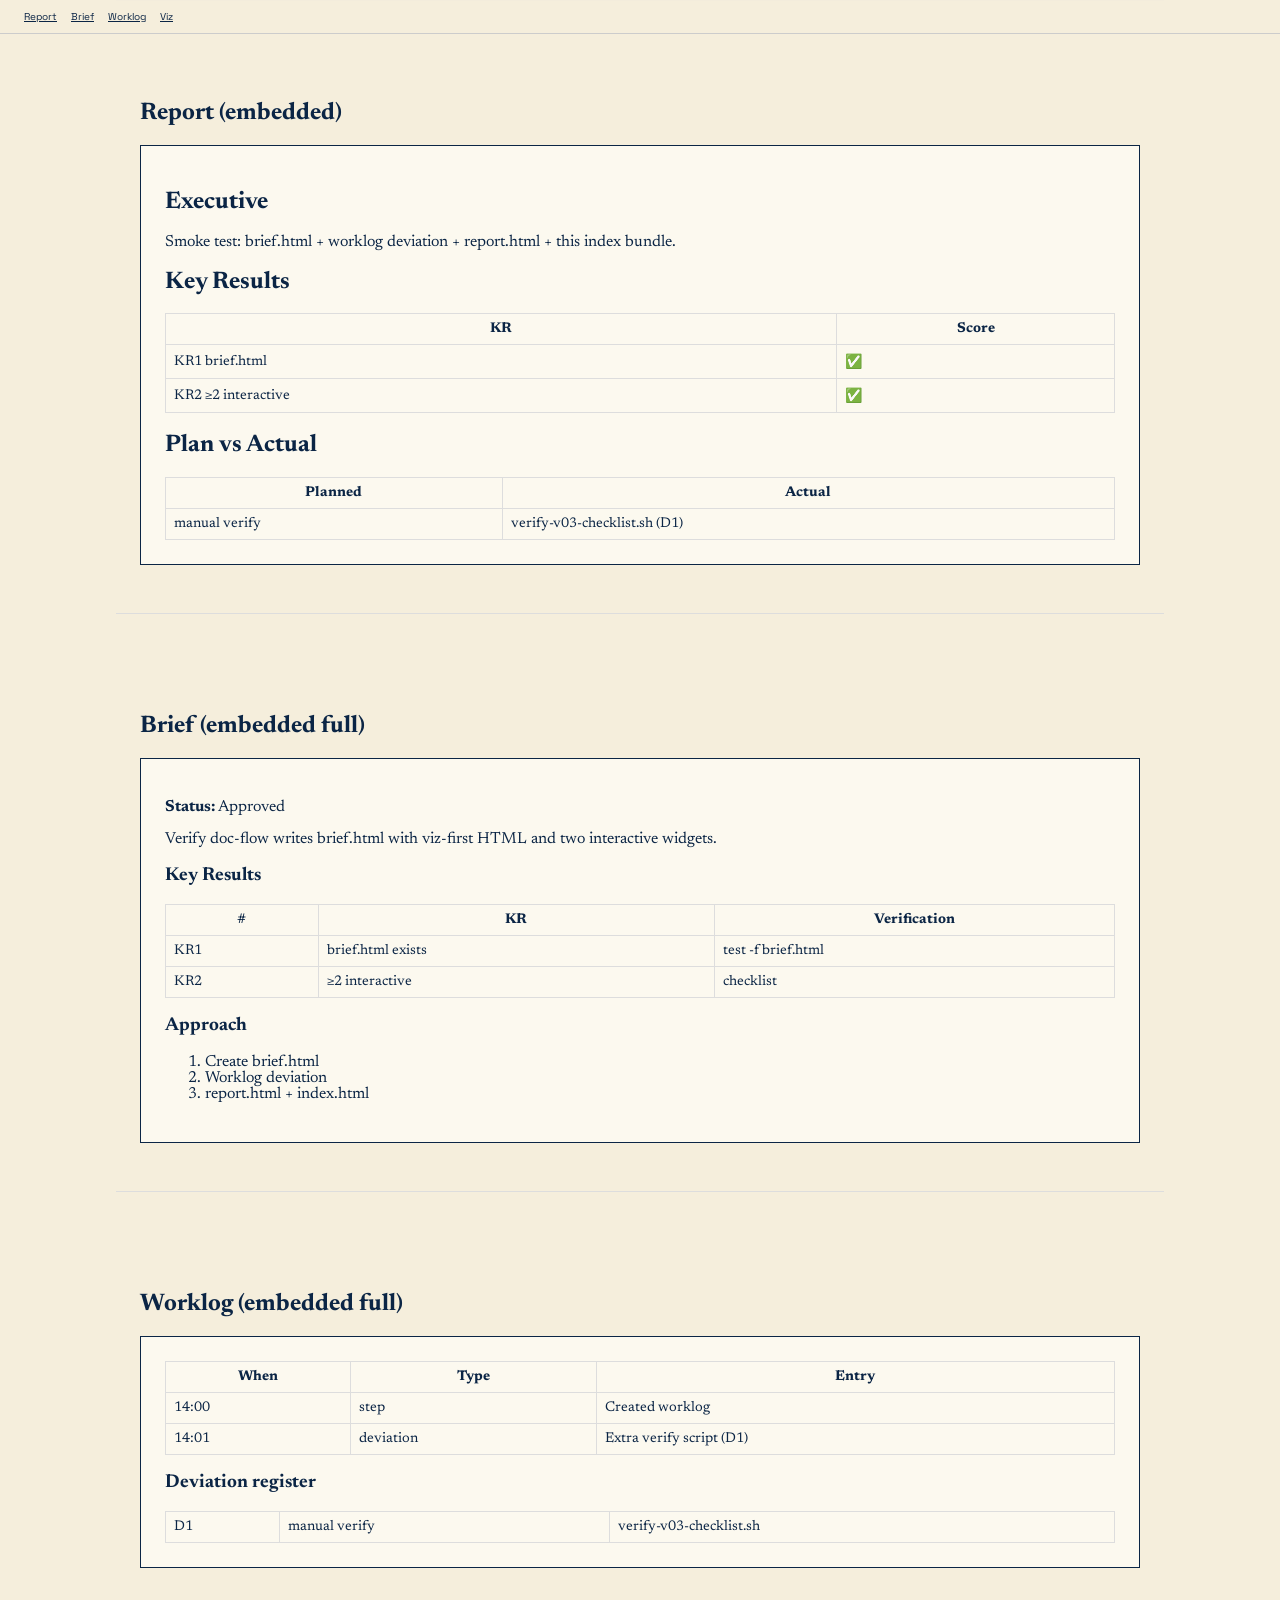
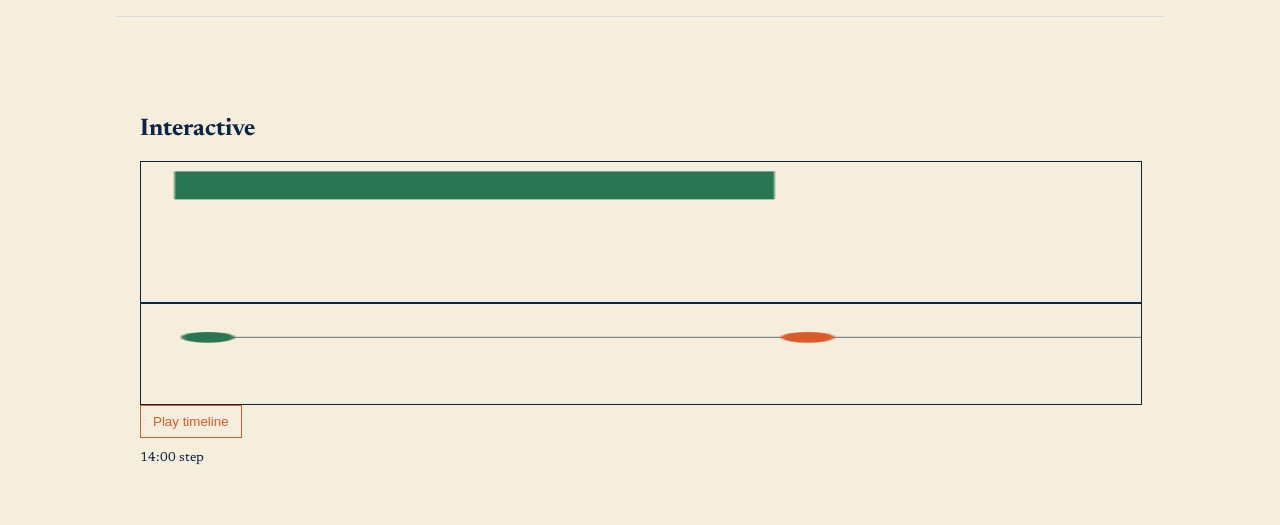
<file: docs/work/2026-07-04-v03-smoke-test/index.html>
<!DOCTYPE html>
<html lang="en">
<head><meta charset="UTF-8"><title>v0.3 smoke test — bundle</title>
<link href="https://fonts.googleapis.com/css2?family=Space+Grotesk&family=Newsreader&family=JetBrains+Mono&display=swap" rel="stylesheet">
<style>:root{--paper:#F5EEDC;--ink:#0B2545;--orange:#D75C2A;--green:#2A7553}body{margin:0;background:var(--paper);font-family:Newsreader,serif;color:var(--ink)}
.top-nav{position:fixed;top:0;left:0;right:0;background:rgba(245,238,220,.9);border-bottom:1px solid #ccc;padding:10px 24px;font-family:'Space Grotesk',sans-serif;font-size:10px}
.top-nav a{margin-right:14px;color:var(--ink)}.section{padding:80px 24px 48px;max-width:1000px;margin:0 auto;border-top:1px solid #ddd}
.doc-card{border:1px solid var(--ink);background:#FCF9EF;padding:24px;margin-top:16px}.data-table{width:100%;border-collapse:collapse;font-size:14px}
.data-table td,.data-table th{border:1px solid #ddd;padding:8px}#kr-canvas,#timeline-canvas{width:100%;display:block;border:1px solid var(--ink)}
#kr-canvas{height:140px}#timeline-canvas{height:100px}.btn{padding:8px 12px;border:1px solid var(--orange);background:transparent;cursor:pointer;color:var(--orange)}
</style></head>
<body>
<nav class="top-nav"><a href="#report">Report</a><a href="#brief">Brief</a><a href="#worklog">Worklog</a><a href="#viz">Viz</a></nav>
<section id="report" class="section"><h1>Report (embedded)</h1><div class="doc-card">
<h2>Executive</h2><p>Smoke test: brief.html + worklog deviation + report.html + this index bundle.</p>
<h2>Key Results</h2><table class="data-table"><tr><th>KR</th><th>Score</th></tr><tr><td>KR1 brief.html</td><td>✅</td></tr><tr><td>KR2 ≥2 interactive</td><td>✅</td></tr></table>
<h2>Plan vs Actual</h2><table class="data-table"><tr><th>Planned</th><th>Actual</th></tr><tr><td>manual verify</td><td>verify-v03-checklist.sh (D1)</td></tr></table></div></section>
<section id="brief" class="section"><h1>Brief (embedded full)</h1><div class="doc-card">
<p><strong>Status:</strong> Approved</p>
<p>Verify doc-flow writes brief.html with viz-first HTML and two interactive widgets.</p>
<h3>Key Results</h3><table class="data-table"><tr><th>#</th><th>KR</th><th>Verification</th></tr>
<tr><td>KR1</td><td>brief.html exists</td><td>test -f brief.html</td></tr>
<tr><td>KR2</td><td>≥2 interactive</td><td>checklist</td></tr></table>
<h3>Approach</h3><ol><li>Create brief.html</li><li>Worklog deviation</li><li>report.html + index.html</li></ol></div></section>
<section id="worklog" class="section"><h1>Worklog (embedded full)</h1><div class="doc-card">
<table class="data-table"><thead><tr><th>When</th><th>Type</th><th>Entry</th></tr></thead>
<tbody><tr><td>14:00</td><td>step</td><td>Created worklog</td></tr>
<tr><td>14:01</td><td>deviation</td><td>Extra verify script (D1)</td></tr></tbody></table>
<h3>Deviation register</h3><table class="data-table"><tr><td>D1</td><td>manual verify</td><td>verify-v03-checklist.sh</td></tr></table></div></section>
<section id="viz" class="section"><h1>Interactive</h1>
<canvas id="kr-canvas"></canvas><canvas id="timeline-canvas"></canvas>
<button type="button" class="btn" id="btn-play">Play timeline</button>
<p id="cap" class="mono" style="font-size:13px"></p></section>
<script>
const LOG=[{t:'14:00',type:'step'},{t:'14:01',type:'deviation'}];
(function(){const k=document.getElementById('kr-canvas').getContext('2d');k.fillStyle='#2A7553';k.fillRect(10,10,180,30);
let i=0;function drawT(){const t=document.getElementById('timeline-canvas').getContext('2d');t.clearRect(0,0,400,100);
t.strokeStyle='#0B2545';t.beginPath();t.moveTo(20,50);t.lineTo(380,50);t.stroke();
LOG.forEach((e,n)=>{const x=20+n*180;t.fillStyle=e.type==='deviation'?'#D75C2A':'#2A7553';t.beginPath();t.arc(x,50,8,0,7);t.fill();});
document.getElementById('cap').textContent=LOG[i].t+' '+LOG[i].type;}
drawT();document.getElementById('btn-play').onclick=function(){i=(i+1)%LOG.length;drawT();};})();
</script>
</body></html>
</file>
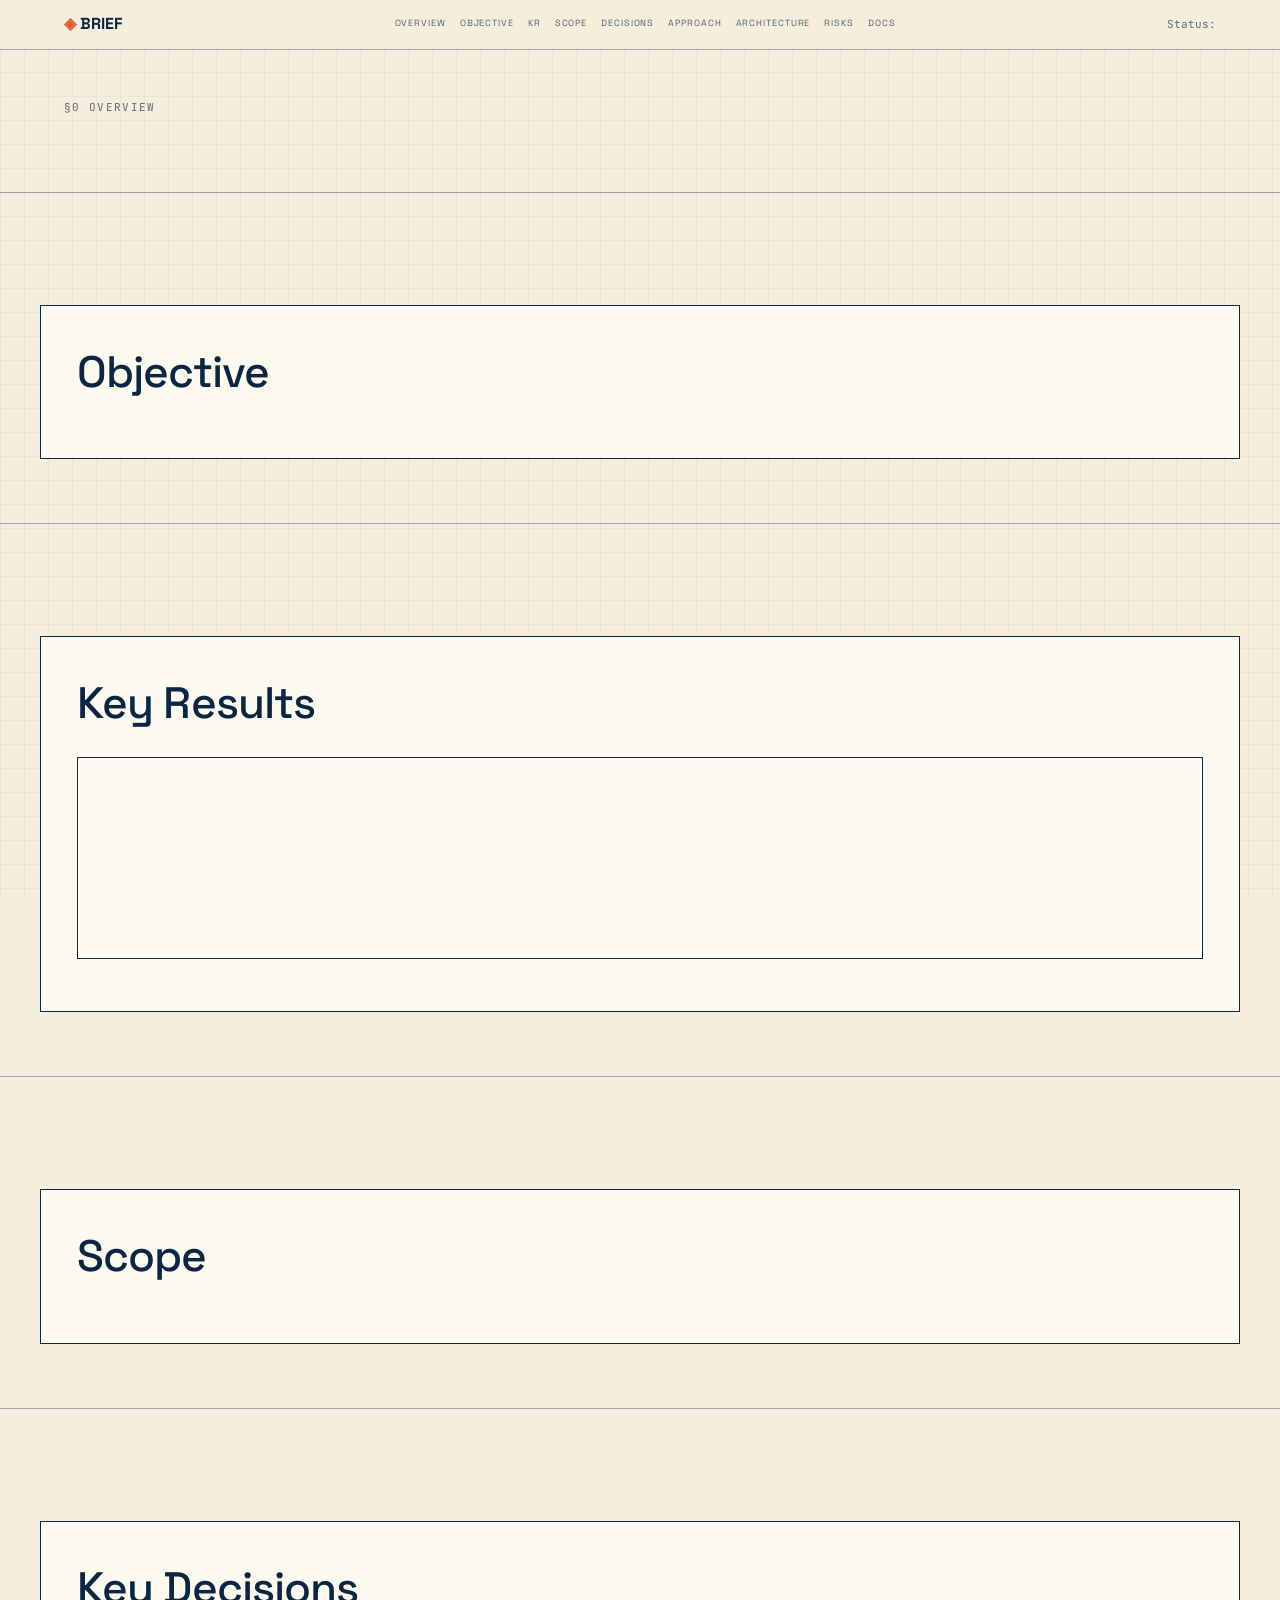
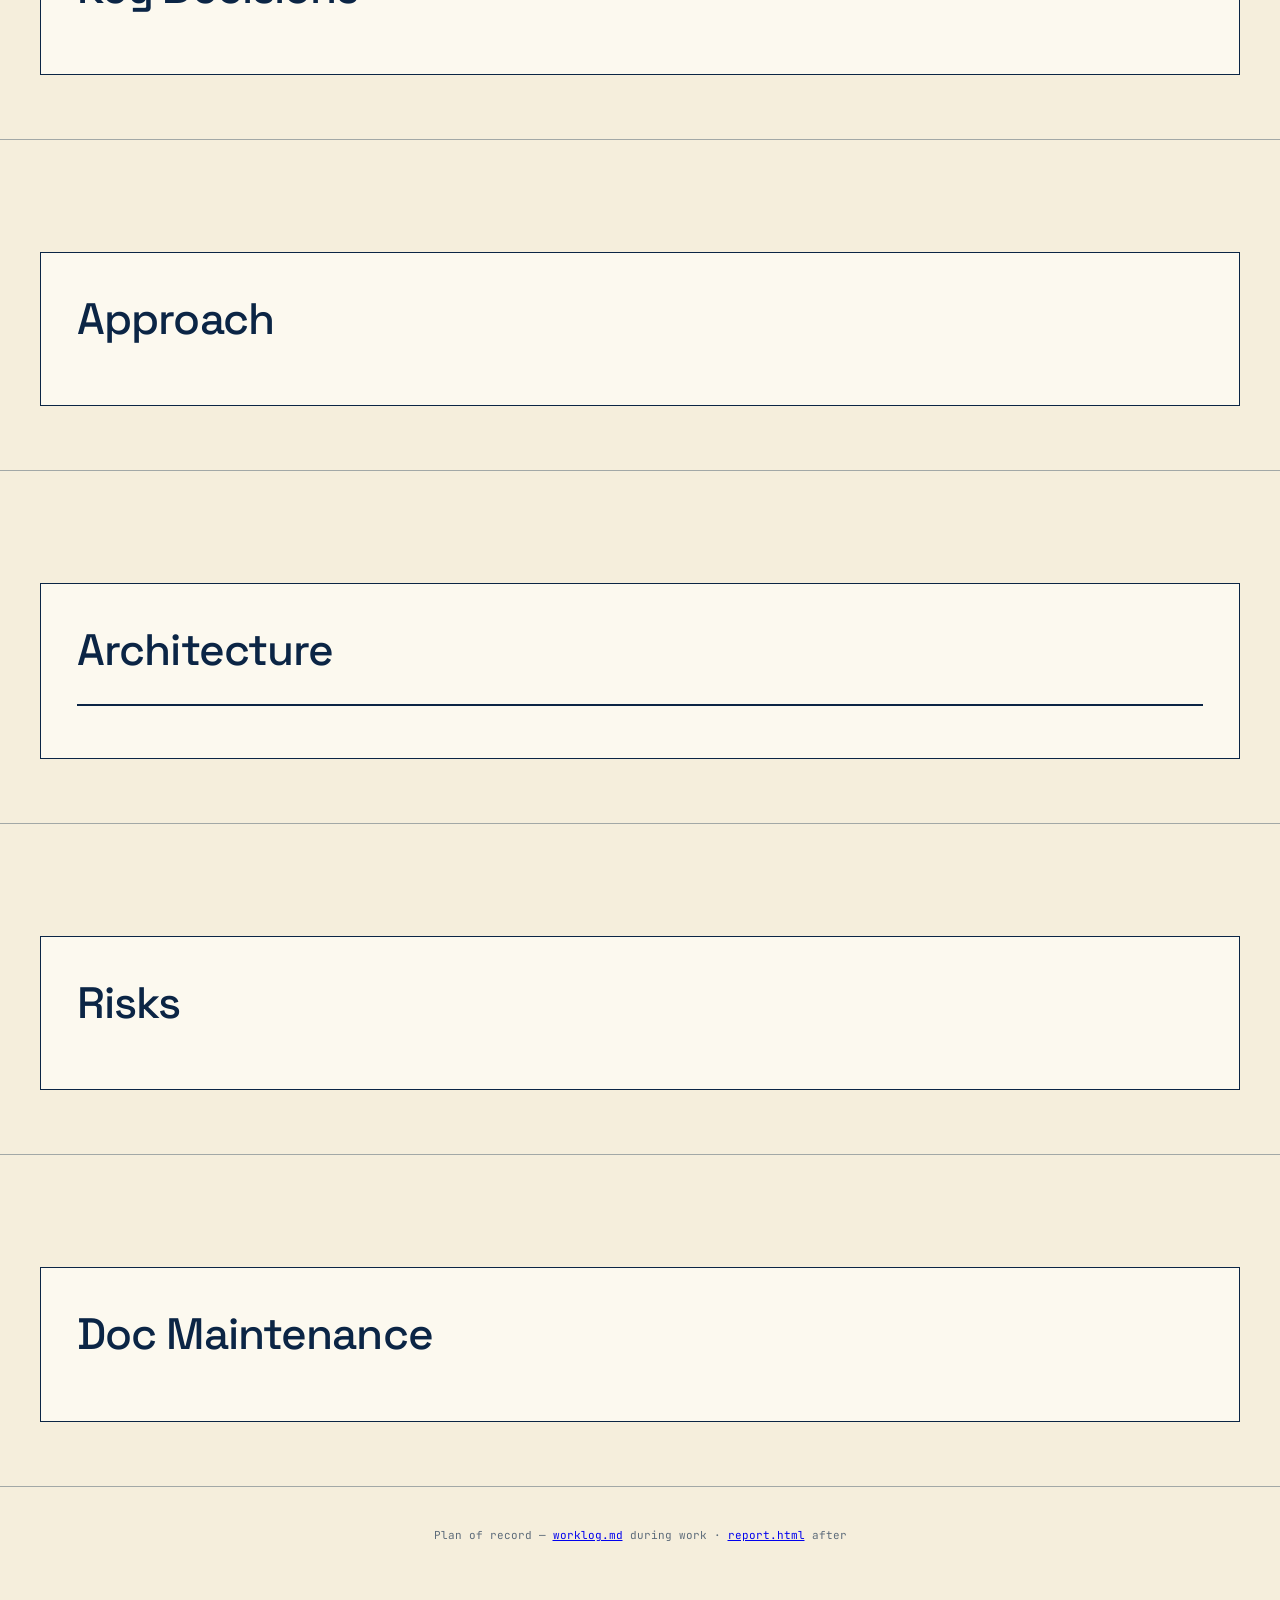
<file: templates/brief.html>
<!DOCTYPE html>
<html lang="en">
<head>
<meta charset="UTF-8">
<meta name="viewport" content="width=device-width, initial-scale=1.0">
<title>Brief — <!-- SLOT:title --></title>
<link href="https://fonts.googleapis.com/css2?family=Space+Grotesk:wght@400;500;600;700&family=Newsreader:ital,wght@0,400;0,500;1,400&family=JetBrains+Mono:wght@400;500&display=swap" rel="stylesheet">
<style>
/* doc-flow v0.3 — paste into <style> in brief.html, report.html, bundle.html */
:root {
  --paper: #F5EEDC; --paper-warm: #EDE3C9; --paper-white: #FCF9EF;
  --ink: #0B2545; --ink-2: #1A3A5C; --ink-soft: rgba(11,37,69,0.65);
  --ink-faint: rgba(11,37,69,0.35); --ink-trace: rgba(11,37,69,0.12);
  --orange: #D75C2A; --orange-soft: rgba(215,92,42,0.16); --orange-deep: #A8421A;
  --green: #2A7553; --green-soft: rgba(42,117,83,0.16);
  --grid-minor: rgba(11,37,69,0.075);
}
* { box-sizing: border-box; }
html { scroll-behavior: smooth; }
body { margin: 0; background: var(--paper); color: var(--ink);
  font-family: 'Newsreader', Georgia, serif; font-size: 17px; line-height: 1.55; }
.mono { font-family: 'JetBrains Mono', monospace; }
body::before {
  content: ''; position: fixed; inset: 0;
  background-image: linear-gradient(var(--grid-minor) 1px, transparent 1px),
    linear-gradient(90deg, var(--grid-minor) 1px, transparent 1px);
  background-size: 24px 24px; pointer-events: none; z-index: 0; opacity: 0.55;
}
main, header, footer { position: relative; z-index: 1; }
.top-nav {
  position: fixed; top: 0; left: 0; right: 0; z-index: 100;
  backdrop-filter: blur(10px); background: rgba(245,238,220,0.88);
  border-bottom: 1px solid var(--ink-faint);
}
.top-nav-inner {
  max-width: 1200px; margin: 0 auto; padding: 12px 24px;
  display: flex; flex-wrap: wrap; gap: 12px 20px; align-items: center; justify-content: space-between;
}
.brand { font-family: 'Space Grotesk', sans-serif; font-weight: 700; font-size: 16px; }
.brand span { color: var(--orange); }
.nav-links { display: flex; flex-wrap: wrap; gap: 14px; }
.nav-links a {
  font-family: 'Space Grotesk', sans-serif; font-size: 9px; text-transform: uppercase;
  letter-spacing: 0.1em; color: var(--ink); text-decoration: none; opacity: 0.7;
}
.nav-links a:hover { opacity: 1; }
.container { max-width: 1200px; margin: 0 auto; padding: 0 24px; }
.section { padding: 88px 0 64px; border-top: 1px solid var(--ink-faint); }
.hero { padding-top: 88px; border-top: none; }
.hero-title {
  font-family: 'Space Grotesk', sans-serif; font-size: clamp(36px, 7vw, 88px);
  font-weight: 700; line-height: 0.95; letter-spacing: -0.03em; margin: 0 0 12px;
}
.lane-tag {
  font-family: 'JetBrains Mono', monospace; font-size: 11px; letter-spacing: 0.12em;
  text-transform: uppercase; color: var(--ink-soft); margin-bottom: 8px;
}
.doc-card {
  background: var(--paper-white); border: 1px solid var(--ink);
  padding: 32px 36px; margin-top: 24px;
}
.doc-card h2 {
  font-family: 'Space Grotesk', sans-serif; font-size: clamp(28px, 4vw, 44px);
  font-weight: 500; margin: 0 0 20px; letter-spacing: -0.02em;
}
.doc-card h3 {
  font-family: 'Space Grotesk', sans-serif; font-size: 20px; font-weight: 500;
  margin: 32px 0 12px; padding-top: 8px; border-top: 1px solid var(--ink-trace);
}
.doc-card h3:first-of-type { border-top: none; margin-top: 0; }
.meta-table { width: auto; border-collapse: collapse; margin-bottom: 20px; font-size: 15px; }
.meta-table td { padding: 4px 16px 4px 0; vertical-align: top; }
.meta-table td:first-child {
  font-family: 'Space Grotesk', sans-serif; font-size: 11px; text-transform: uppercase;
  letter-spacing: 0.08em; color: var(--ink-soft); white-space: nowrap;
}
blockquote.doc-note {
  margin: 16px 0; padding: 14px 18px; border-left: 3px solid var(--ink-faint);
  background: var(--paper-warm); font-style: italic; font-size: 15px; color: var(--ink-2);
}
ul.doc-list { margin: 8px 0 16px; padding-left: 1.25em; }
.data-table { width: 100%; border-collapse: collapse; font-size: 14px; margin: 12px 0 20px; }
.data-table th, .data-table td { padding: 10px 12px; border: 1px solid var(--ink-trace); text-align: left; vertical-align: top; }
.data-table th {
  font-family: 'Space Grotesk', sans-serif; font-size: 9px; text-transform: uppercase;
  letter-spacing: 0.08em; background: var(--paper-warm);
}
.canvas-frame { background: var(--paper-white); border: 1px solid var(--ink); margin: 20px 0; }
.viz-toolbar { display: flex; flex-wrap: wrap; gap: 10px; align-items: center; margin: 12px 0; }
.btn {
  font-family: 'Space Grotesk', sans-serif; font-size: 10px; text-transform: uppercase;
  letter-spacing: 0.1em; padding: 8px 14px; border: 1px solid var(--ink); background: transparent; cursor: pointer;
}
.btn:hover { background: var(--ink); color: var(--paper); }
.btn.orange { border-color: var(--orange); color: var(--orange); }
.btn.orange:hover { background: var(--orange); color: var(--paper-white); }
#kr-canvas { width: 100%; height: 200px; display: block; }
.hint-bar { font-family: 'JetBrains Mono', monospace; font-size: 11px; color: var(--ink-soft); margin-top: 8px; }
footer {
  padding: 40px 24px 64px; text-align: center; font-family: 'JetBrains Mono', monospace;
  font-size: 11px; color: var(--ink-soft); border-top: 1px solid var(--ink-faint);
}
/* bundle.html also needs: #timeline-canvas, .format-compare, .flow-edge, .grep-out — see templates/bundle.html extra <style> */
.flow-edge { fill: none; stroke: var(--ink); stroke-width: 2; }
.node-box { cursor: pointer; }
.particle { fill: var(--green); }
</style>
</head>
<body>
<header class="top-nav">
  <div class="top-nav-inner">
    <div class="brand"><span>◈</span> BRIEF</div>
    <nav class="nav-links">
      <a href="#overview">Overview</a>
      <a href="#objective">Objective</a>
      <a href="#key-results">KR</a>
      <a href="#scope">Scope</a>
      <a href="#decisions">Decisions</a>
      <a href="#approach">Approach</a>
      <a href="#architecture">Architecture</a>
      <a href="#risks">Risks</a>
      <a href="#doc-maintenance">Docs</a>
    </nav>
    <span class="mono" style="font-size:11px;color:var(--ink-soft);">Status: <!-- SLOT:status --></span>
  </div>
</header>
<main>
  <section id="overview" class="section hero"><div class="container"><p class="lane-tag">§0 Overview</p><h1 class="hero-title"><!-- SLOT:task-title --></h1><!-- SLOT:overview --></div></section>
  <section id="objective" class="section"><div class="container doc-card"><h2>Objective</h2><!-- SLOT:objective --></div></section>
  <section id="key-results" class="section"><div class="container doc-card"><h2>Key Results</h2><div class="canvas-frame"><canvas id="kr-canvas" aria-label="KR targets"></canvas></div><!-- SLOT:kr-table --></div></section>
  <section id="scope" class="section"><div class="container doc-card"><h2>Scope</h2><!-- SLOT:scope --></div></section>
  <section id="decisions" class="section"><div class="container doc-card"><h2>Key Decisions</h2><!-- SLOT:decisions --></div></section>
  <section id="approach" class="section"><div class="container doc-card"><h2>Approach</h2><!-- SLOT:approach --></div></section>
  <section id="architecture" class="section"><div class="container doc-card"><h2>Architecture</h2><div class="canvas-frame viz-panel"><!-- SLOT:architecture-svg --></div><!-- SLOT:layer-control-data --></div></section>
  <section id="risks" class="section"><div class="container doc-card"><h2>Risks</h2><!-- SLOT:risks --></div></section>
  <section id="doc-maintenance" class="section"><div class="container doc-card"><h2>Doc Maintenance</h2><!-- SLOT:doc-maintenance --></div></section>
</main>
<footer>Plan of record — <a href="./worklog.md">worklog.md</a> during work · <a href="./report.html">report.html</a> after</footer>
<script><!-- SLOT:brief-interactive — min 2 widgets (kr-bars + flow-play or verify-sim) --></script>
</body>
</html>
</file>
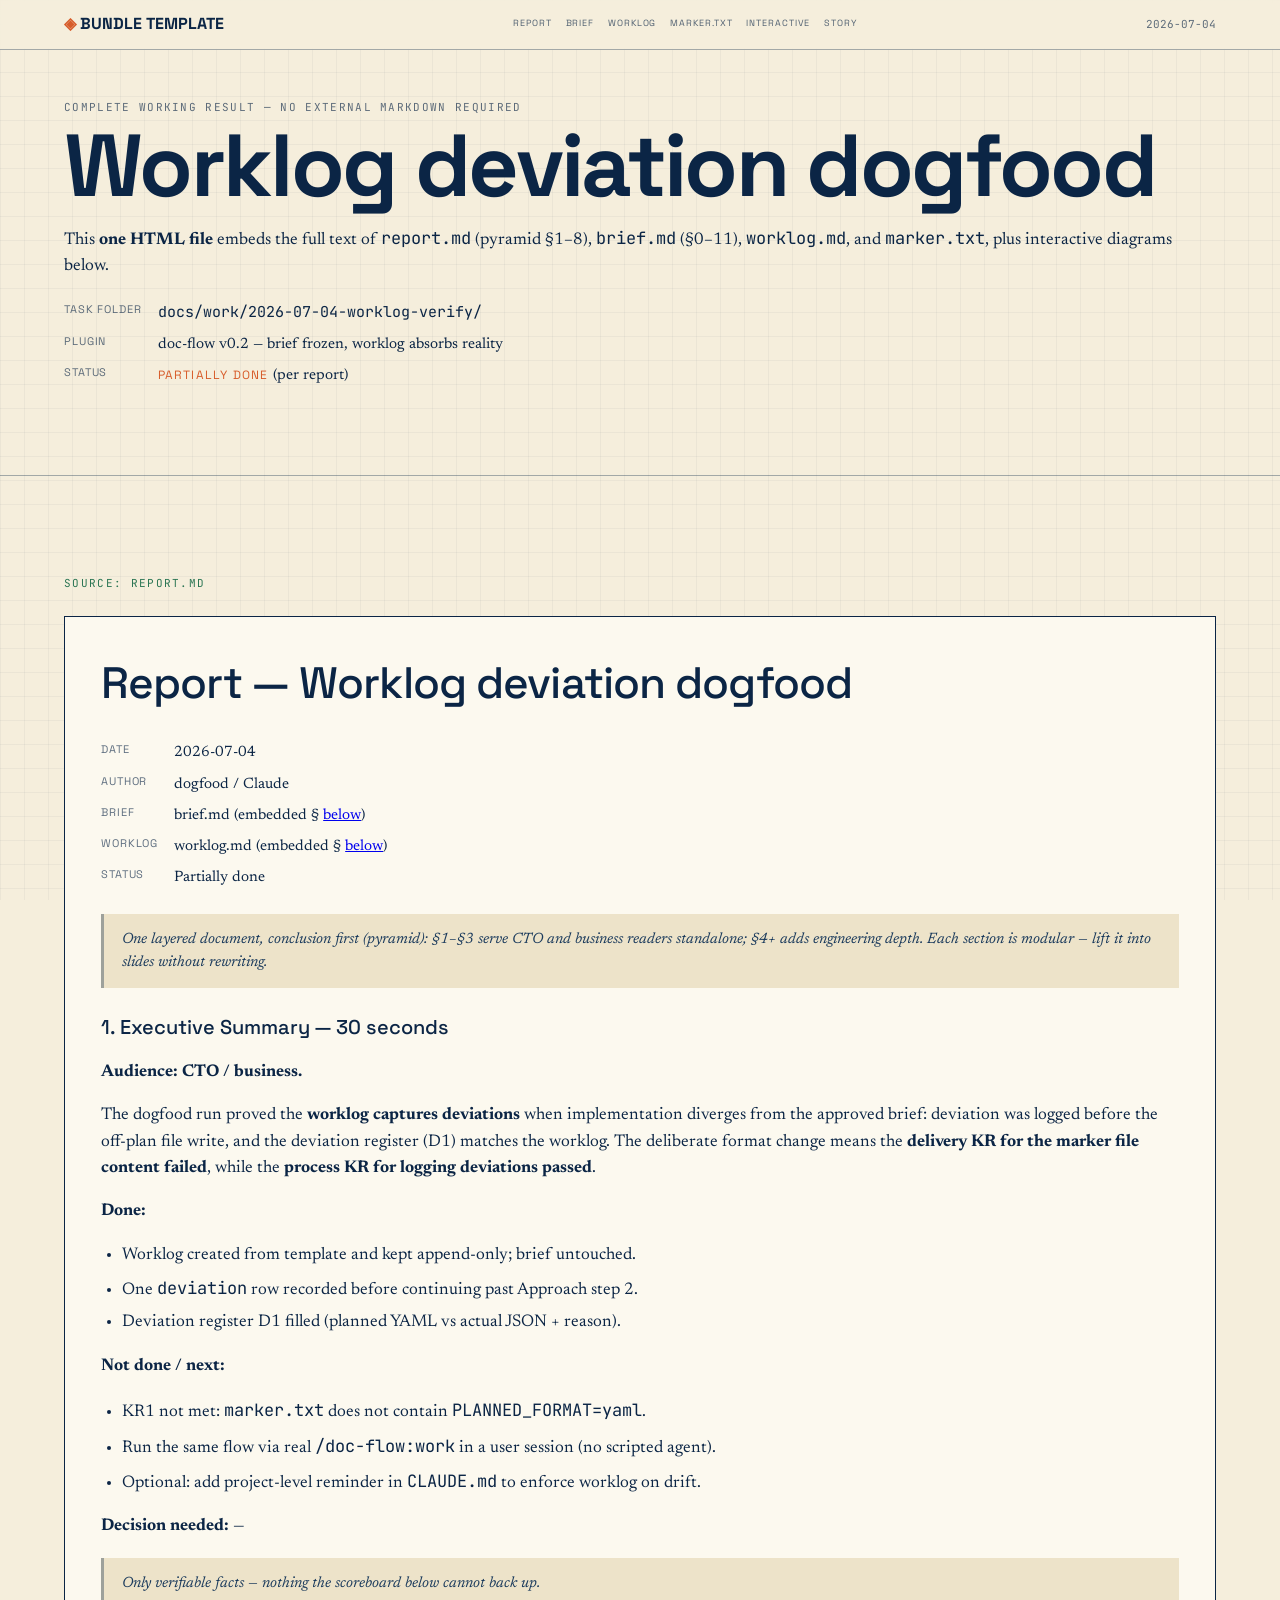
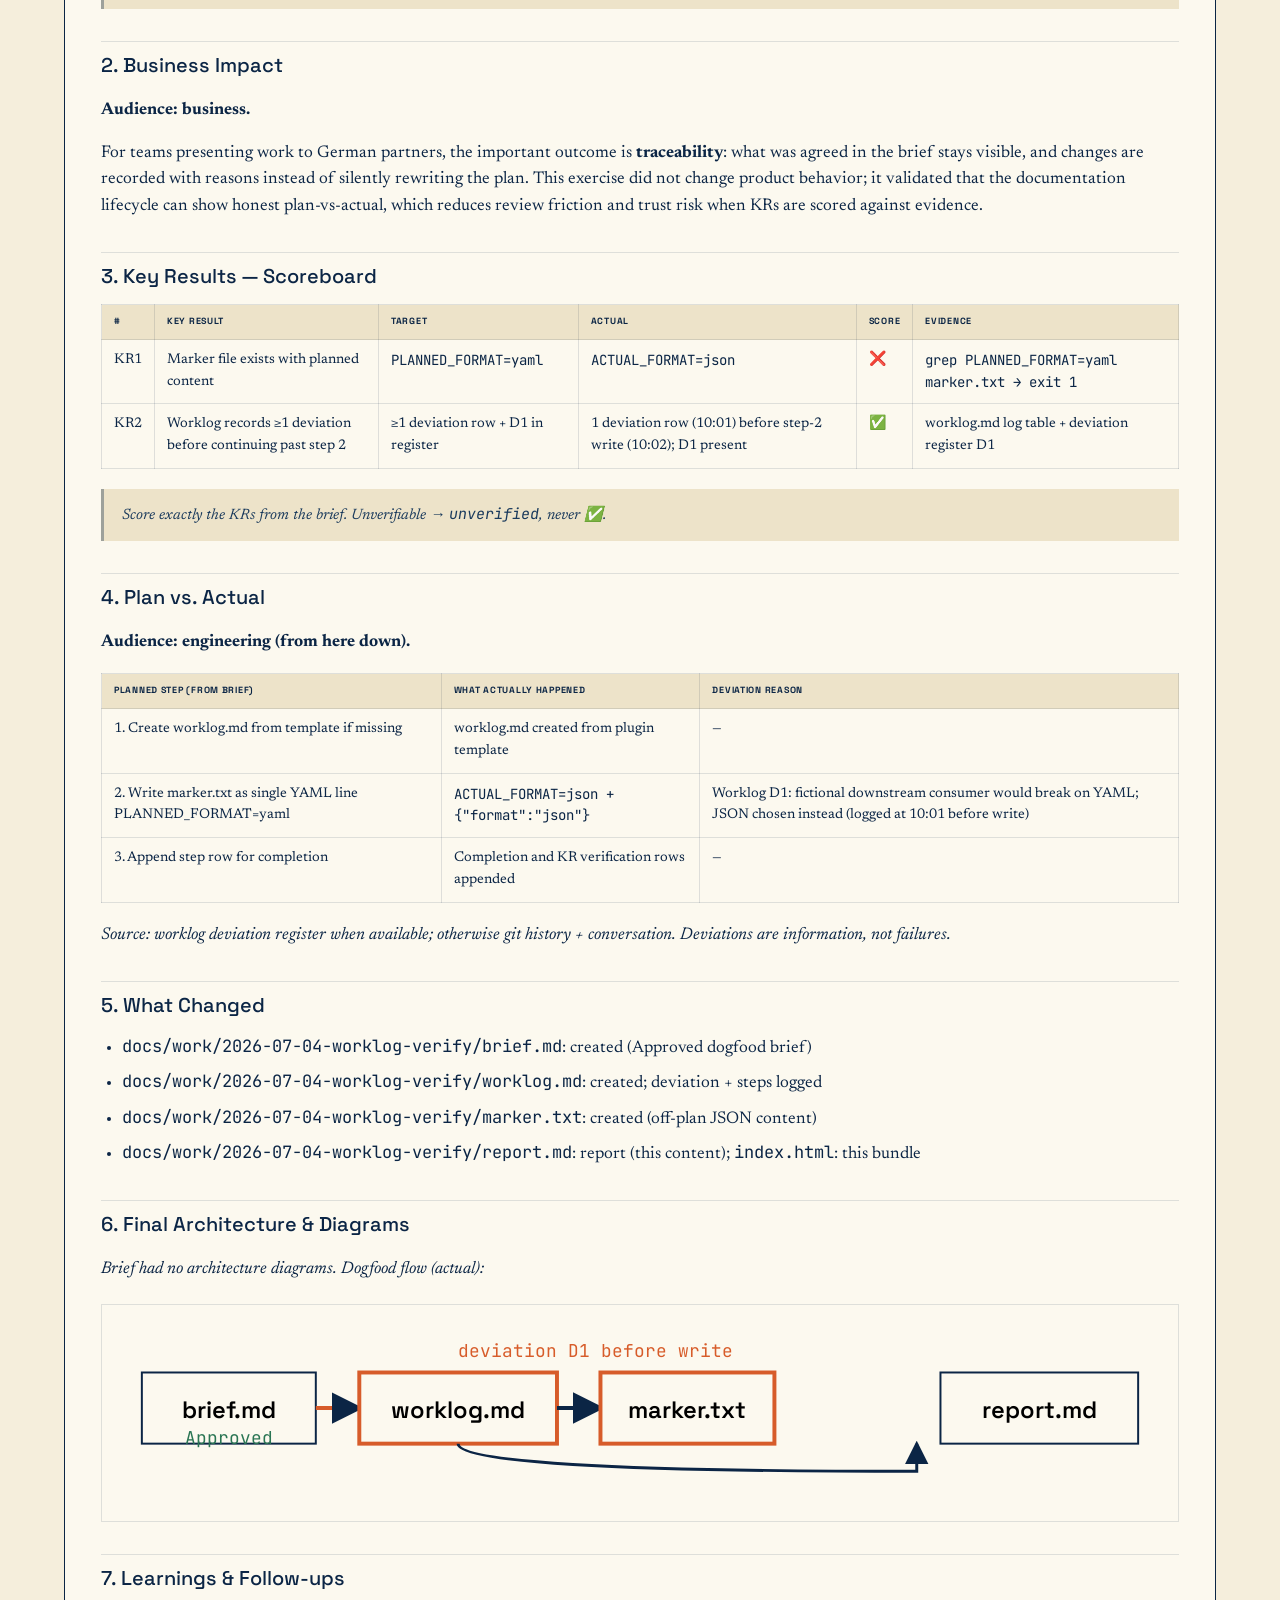
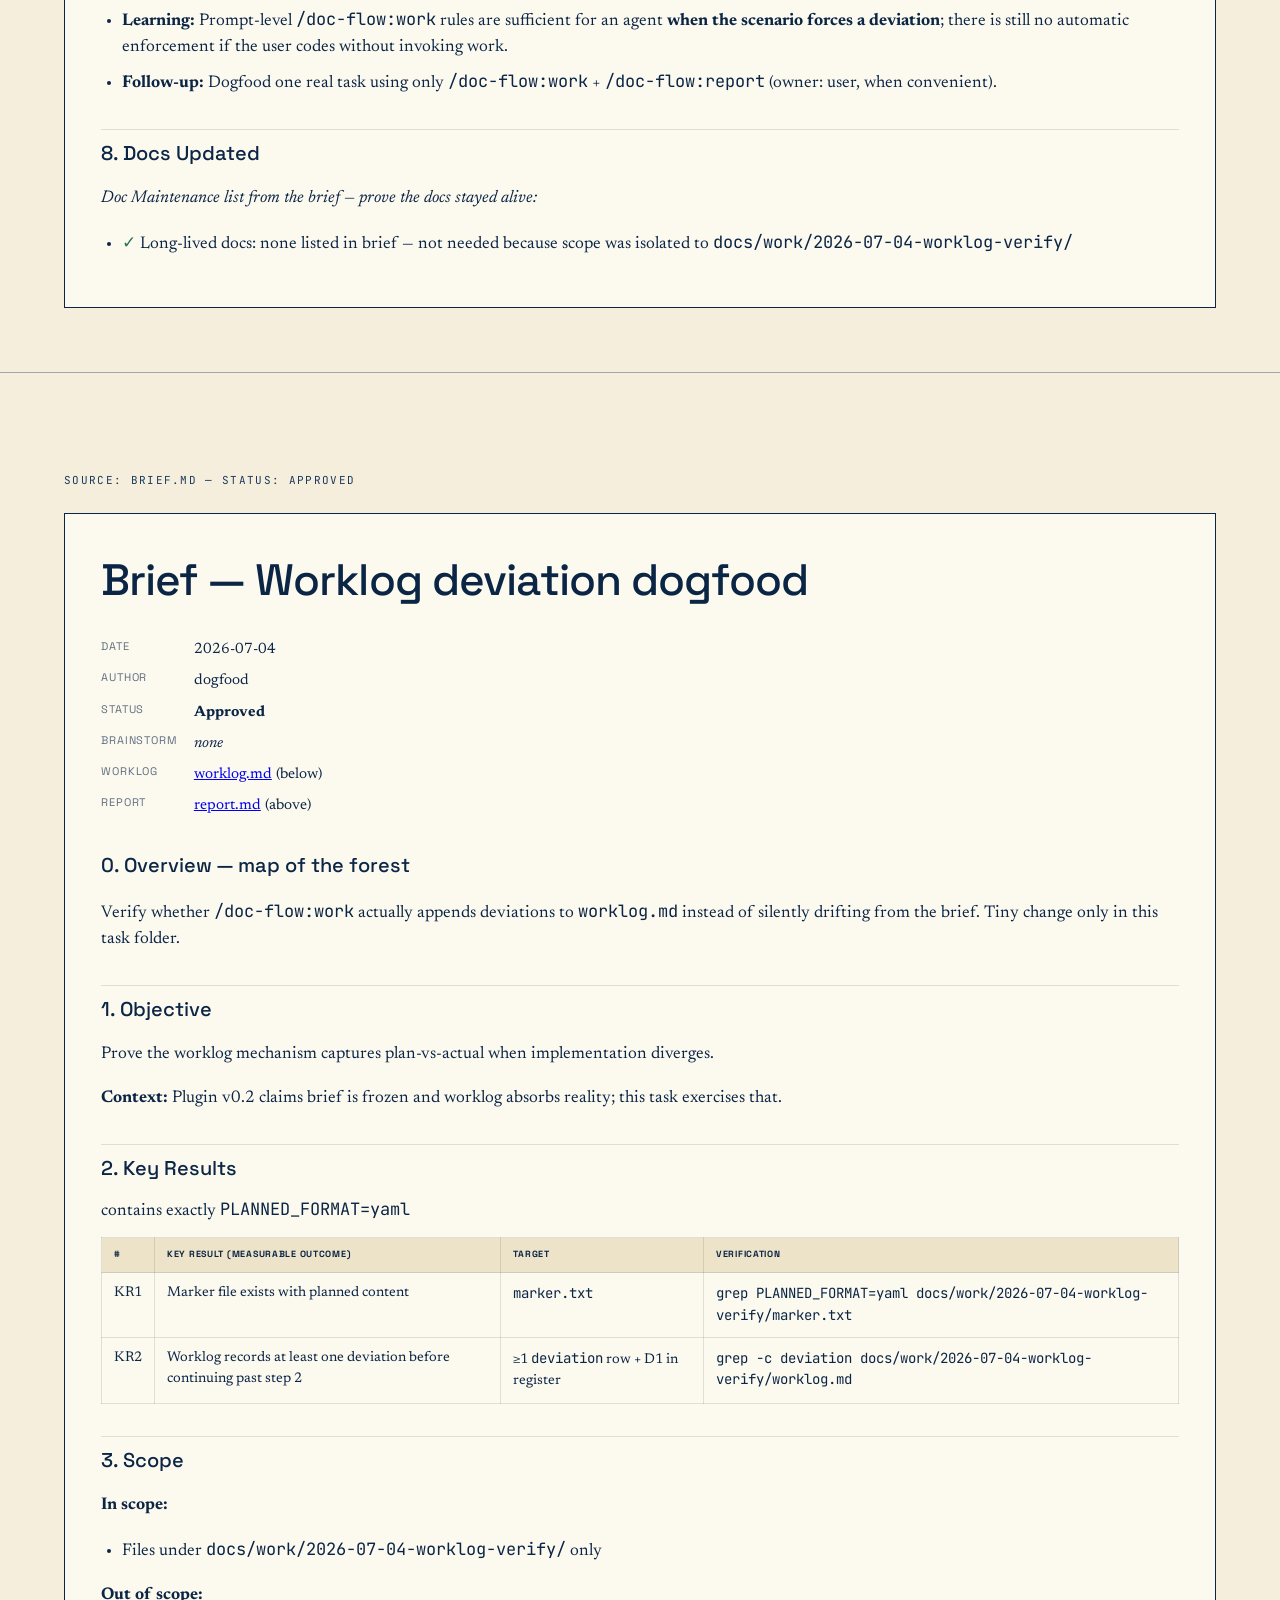
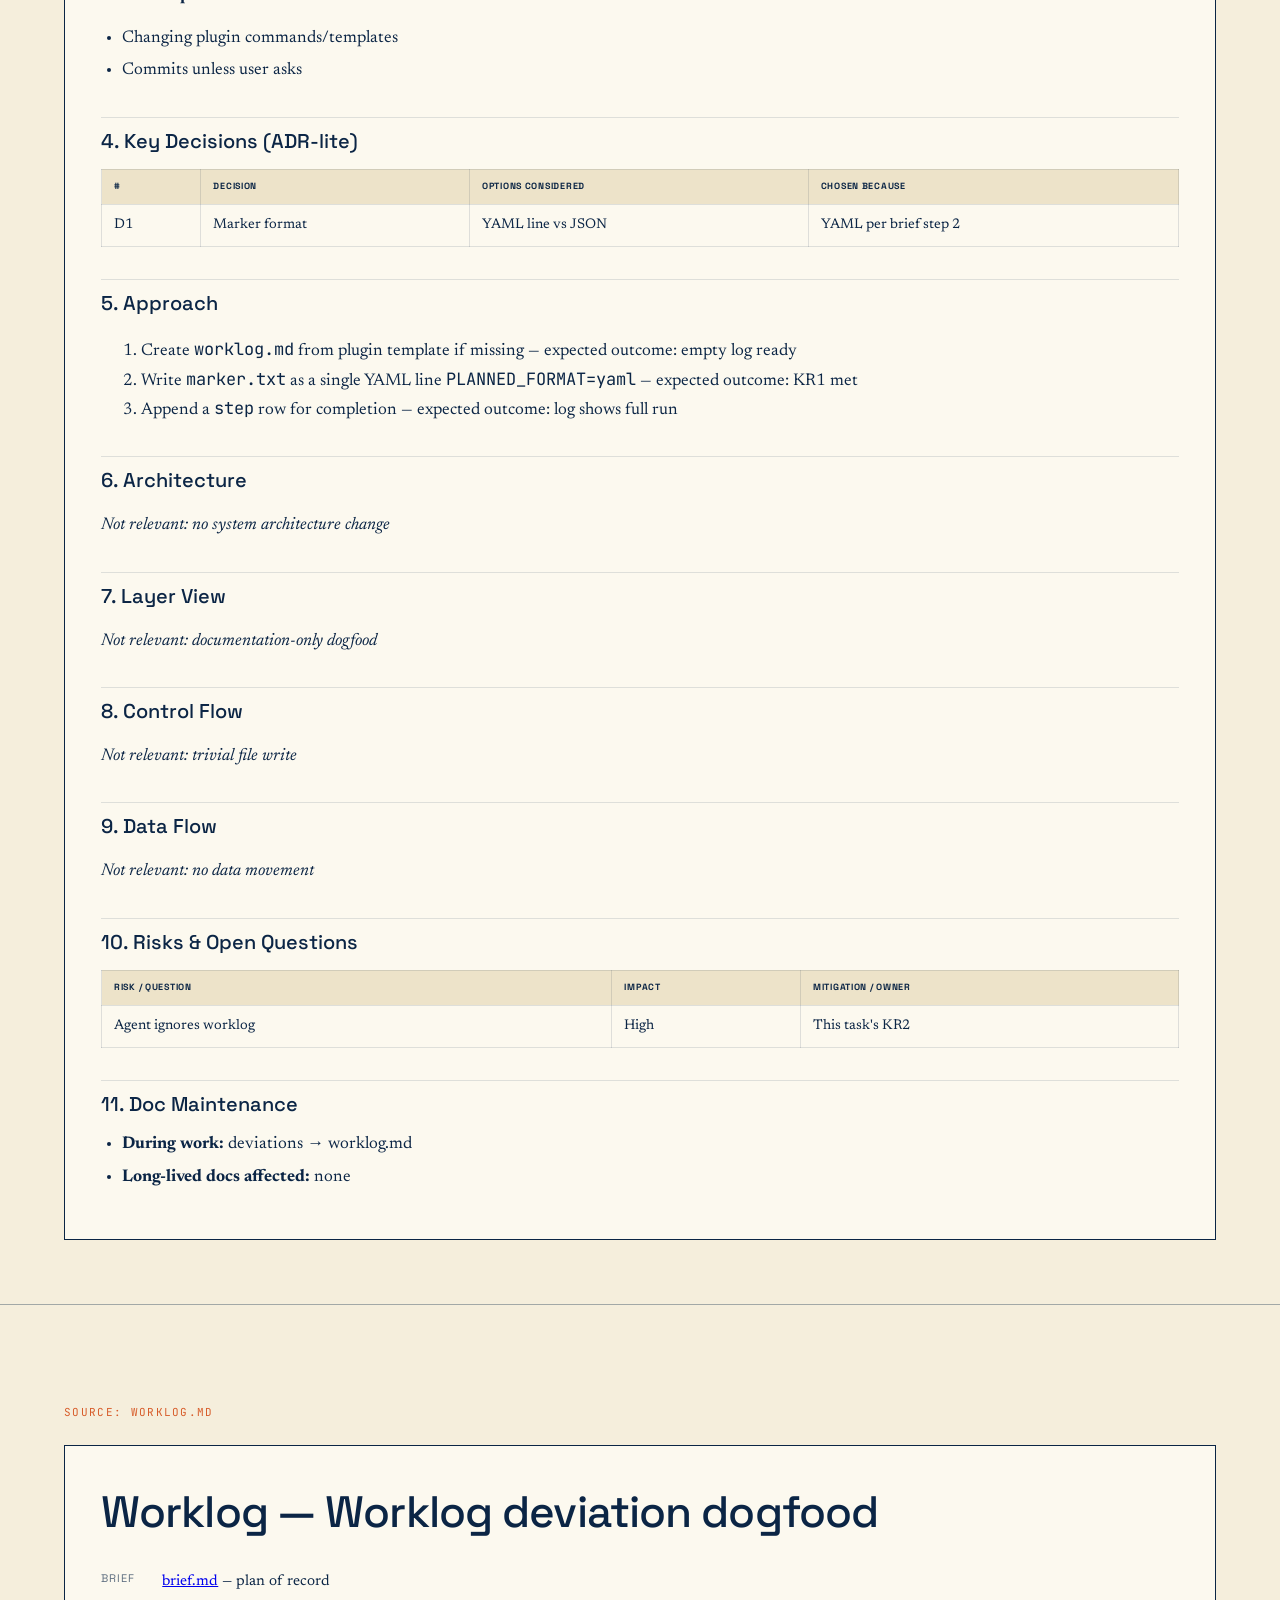
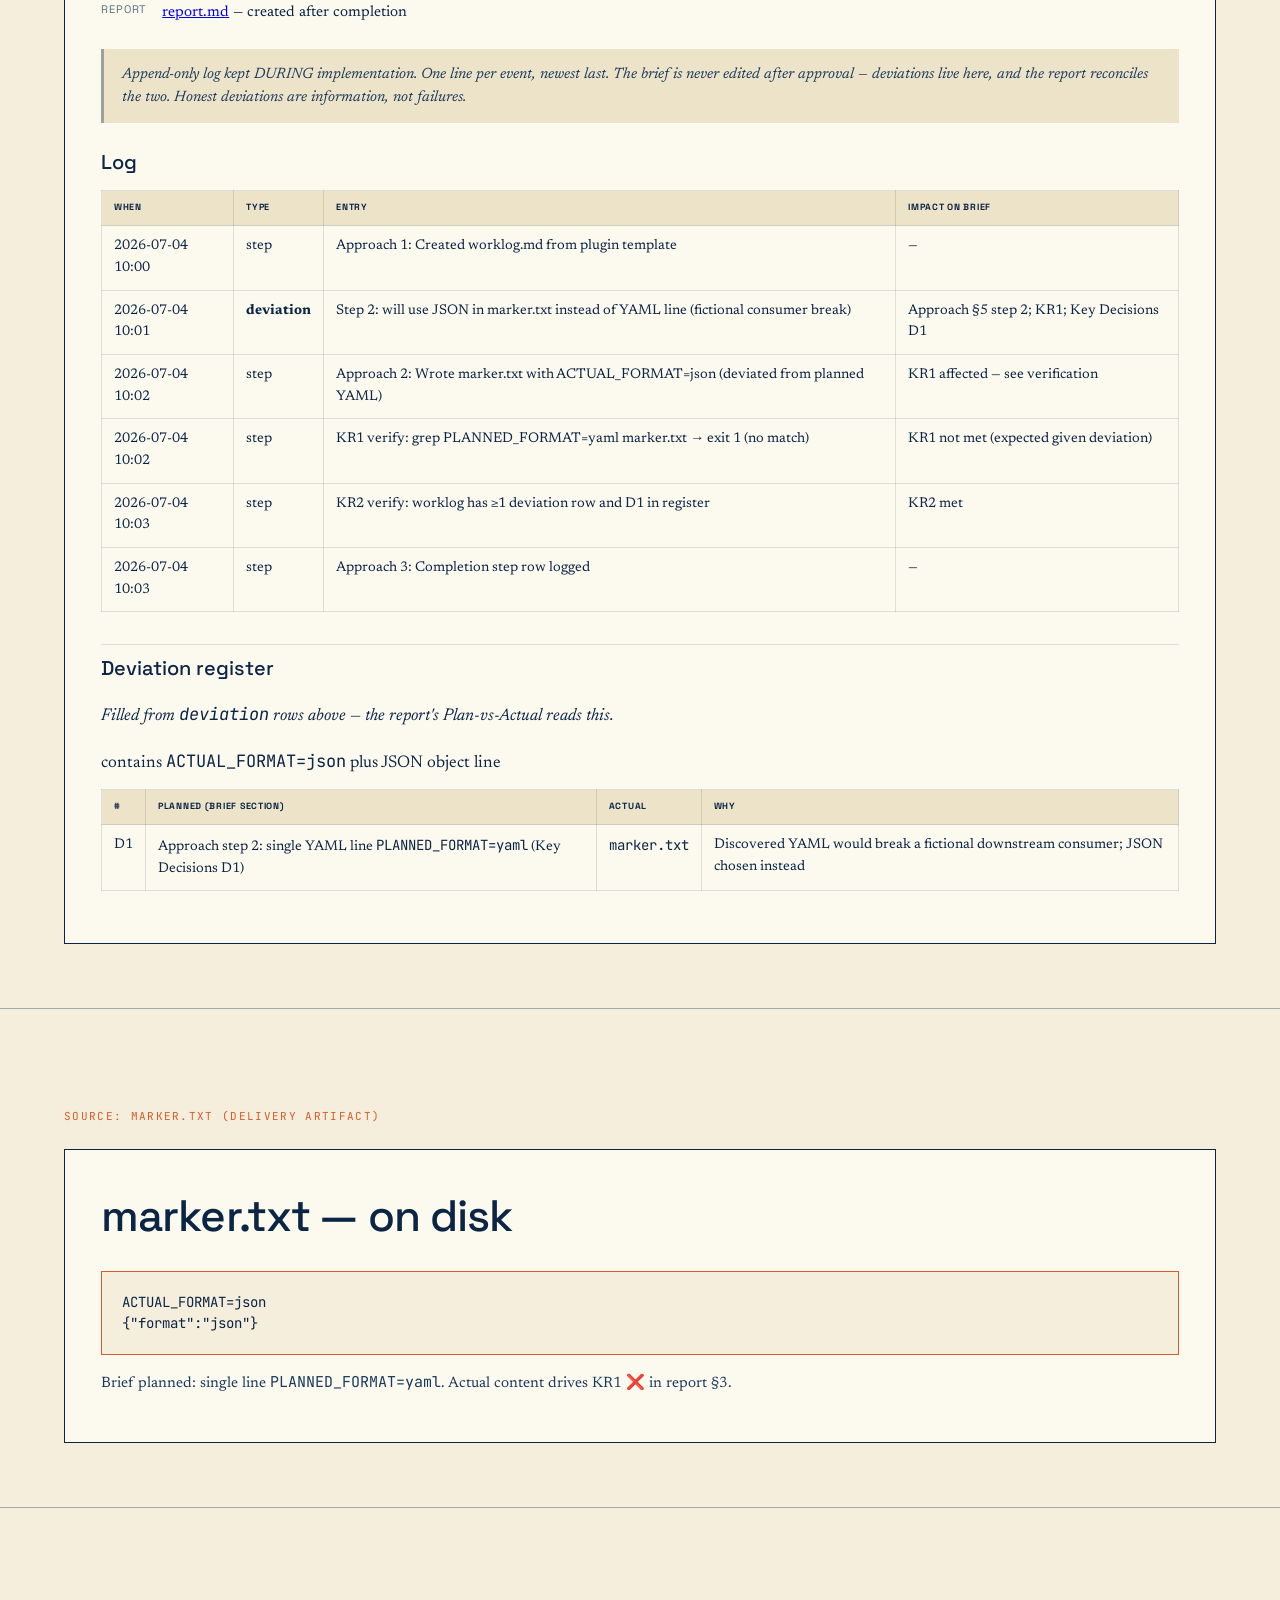
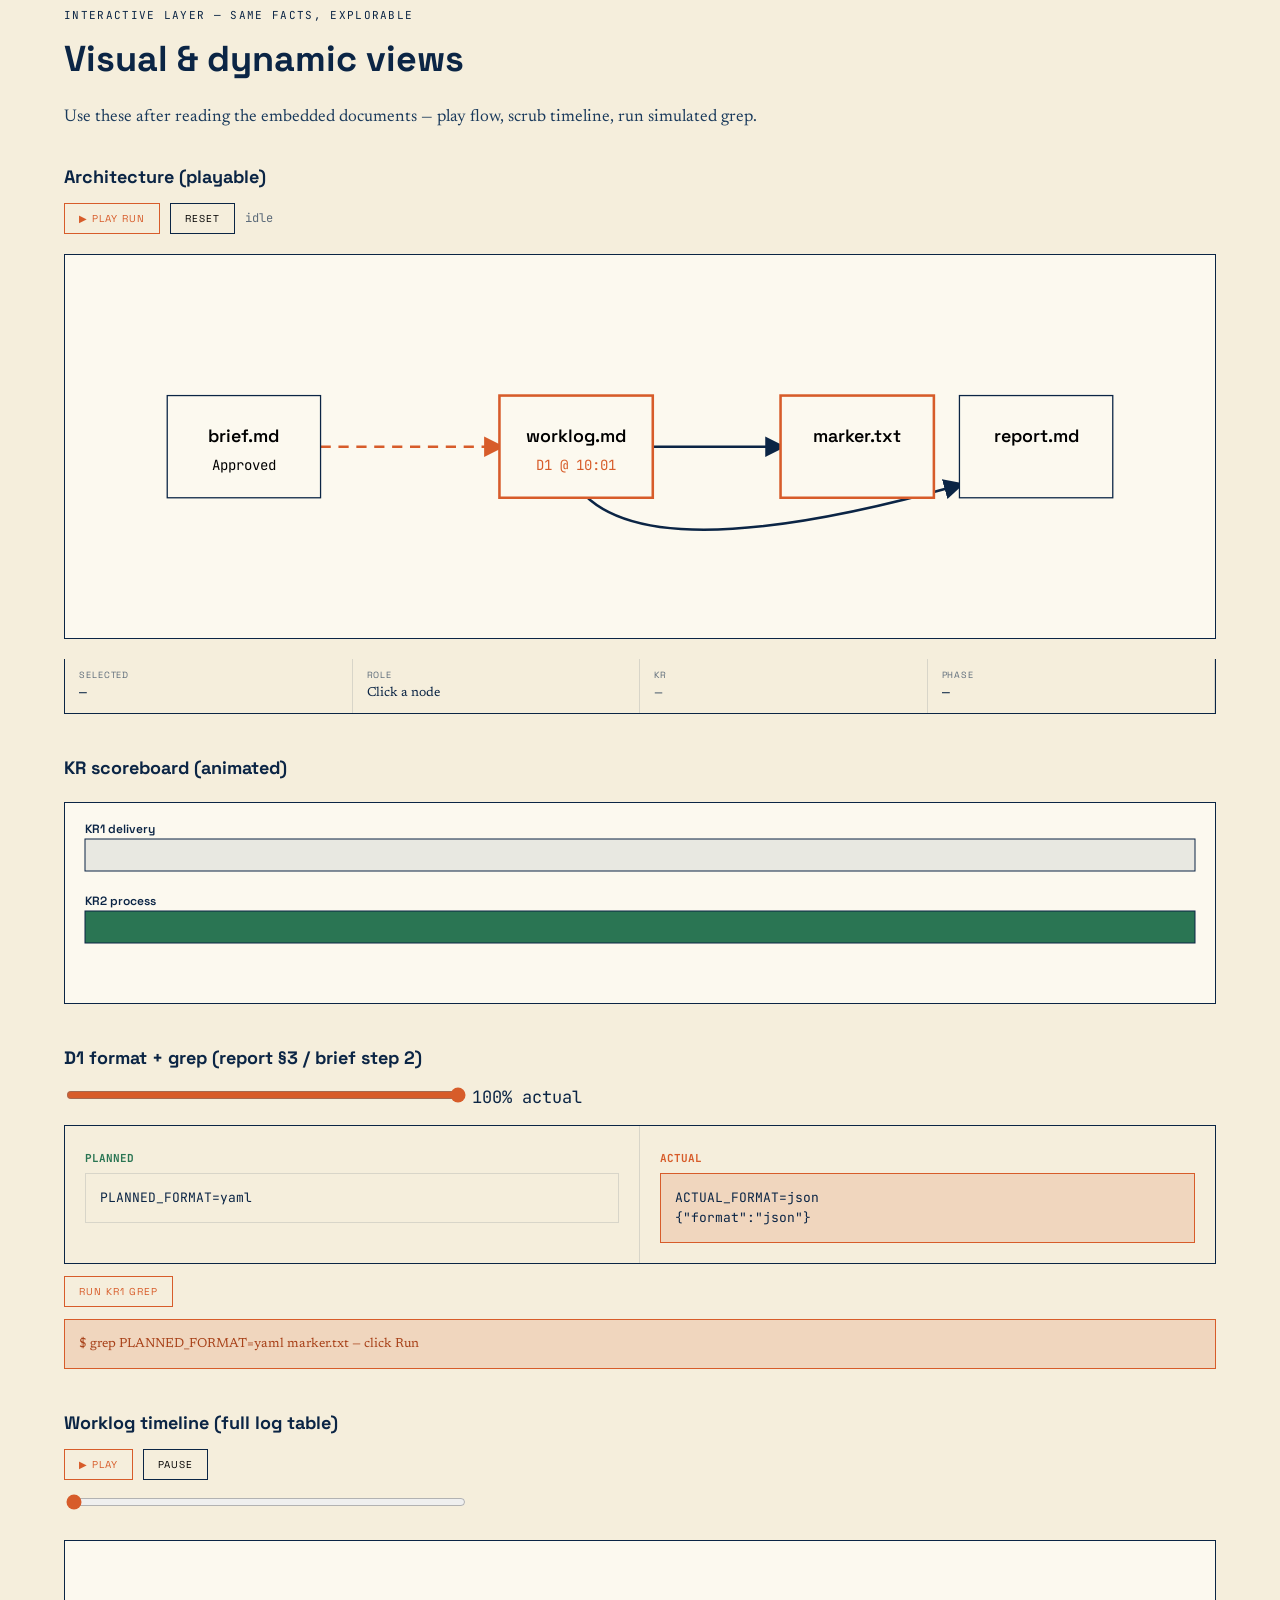
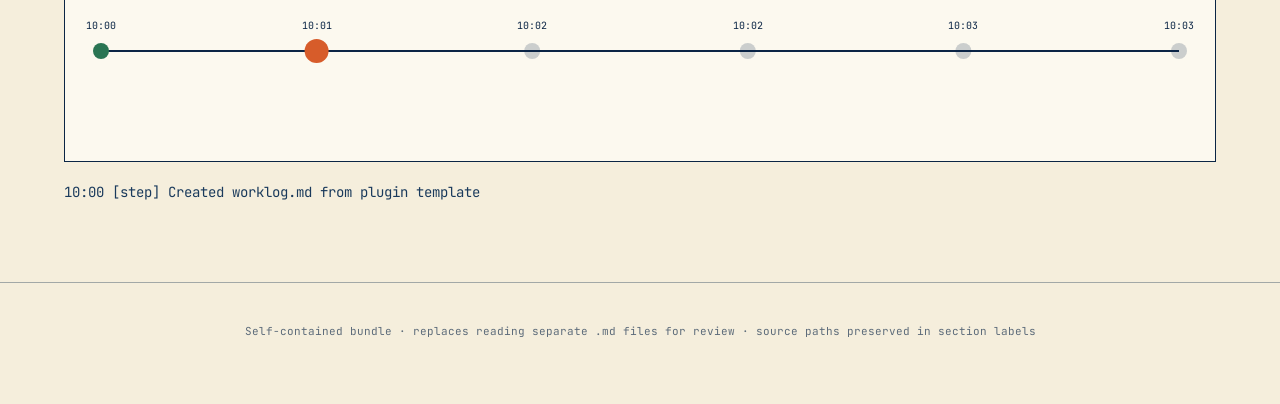
<file: templates/bundle.html>
<!DOCTYPE html>
<html lang="en">
<head>
<meta charset="UTF-8">
<meta name="viewport" content="width=device-width, initial-scale=1.0">
<title>SLOT:bundle-title — partner bundle (brief + worklog + report)</title>
<link rel="preconnect" href="https://fonts.googleapis.com">
<link rel="preconnect" href="https://fonts.gstatic.com" crossorigin>
<link href="https://fonts.googleapis.com/css2?family=Space+Grotesk:wght@400;500;600;700&family=Newsreader:ital,wght@0,400;0,500;1,400&family=JetBrains+Mono:wght@400;500&display=swap" rel="stylesheet">
<style>
  :root {
    --paper: #F5EEDC; --paper-warm: #EDE3C9; --paper-white: #FCF9EF;
    --ink: #0B2545; --ink-2: #1A3A5C; --ink-soft: rgba(11,37,69,0.65);
    --ink-faint: rgba(11,37,69,0.35); --ink-trace: rgba(11,37,69,0.12);
    --orange: #D75C2A; --orange-soft: rgba(215,92,42,0.16); --orange-deep: #A8421A;
    --green: #2A7553; --green-soft: rgba(42,117,83,0.16);
    --grid-minor: rgba(11,37,69,0.075);
  }
  * { box-sizing: border-box; }
  html { scroll-behavior: smooth; }
  body { margin: 0; background: var(--paper); color: var(--ink);
    font-family: 'Newsreader', Georgia, serif; font-size: 17px; line-height: 1.55; }
  .mono { font-family: 'JetBrains Mono', monospace; }
  body::before {
    content: ''; position: fixed; inset: 0;
    background-image: linear-gradient(var(--grid-minor) 1px, transparent 1px),
      linear-gradient(90deg, var(--grid-minor) 1px, transparent 1px);
    background-size: 24px 24px; pointer-events: none; z-index: 0; opacity: 0.55;
  }
  main, header, footer { position: relative; z-index: 1; }
  .top-nav {
    position: fixed; top: 0; left: 0; right: 0; z-index: 100;
    backdrop-filter: blur(10px); background: rgba(245,238,220,0.88);
    border-bottom: 1px solid var(--ink-faint);
  }
  .top-nav-inner {
    max-width: 1200px; margin: 0 auto; padding: 12px 24px;
    display: flex; flex-wrap: wrap; gap: 12px 20px; align-items: center; justify-content: space-between;
  }
  .brand { font-family: 'Space Grotesk', sans-serif; font-weight: 700; font-size: 16px; }
  .brand span { color: var(--orange); }
  .nav-links { display: flex; flex-wrap: wrap; gap: 14px; }
  .nav-links a {
    font-family: 'Space Grotesk', sans-serif; font-size: 9px; text-transform: uppercase;
    letter-spacing: 0.1em; color: var(--ink); text-decoration: none; opacity: 0.7;
  }
  .nav-links a:hover { opacity: 1; }
  .container { max-width: 1200px; margin: 0 auto; padding: 0 24px; }
  .section { padding: 88px 0 64px; border-top: 1px solid var(--ink-faint); }
  .hero { padding-top: 88px; border-top: none; }
  .hero-title {
    font-family: 'Space Grotesk', sans-serif; font-size: clamp(36px, 7vw, 88px);
    font-weight: 700; line-height: 0.95; letter-spacing: -0.03em; margin: 0 0 12px;
  }
  .lane-tag {
    font-family: 'JetBrains Mono', monospace; font-size: 11px; letter-spacing: 0.12em;
    text-transform: uppercase; color: var(--ink-soft); margin-bottom: 8px;
  }
  .lane-tag.report { color: var(--green); }
  .lane-tag.brief { color: var(--ink-2); }
  .lane-tag.work { color: var(--orange); }
  .lane-tag.viz { color: var(--ink); }
  .doc-card {
    background: var(--paper-white); border: 1px solid var(--ink);
    padding: 32px 36px; margin-top: 24px;
  }
  .doc-card h2 {
    font-family: 'Space Grotesk', sans-serif; font-size: clamp(28px, 4vw, 44px);
    font-weight: 500; margin: 0 0 20px; letter-spacing: -0.02em;
  }
  .doc-card h3 {
    font-family: 'Space Grotesk', sans-serif; font-size: 20px; font-weight: 500;
    margin: 32px 0 12px; padding-top: 8px; border-top: 1px solid var(--ink-trace);
  }
  .doc-card h3:first-of-type { border-top: none; margin-top: 0; }
  .doc-card h4 { font-family: 'Space Grotesk', sans-serif; font-size: 14px; margin: 20px 0 8px; text-transform: uppercase; letter-spacing: 0.08em; color: var(--ink-soft); }
  .meta-table { width: auto; border-collapse: collapse; margin-bottom: 20px; font-size: 15px; }
  .meta-table td { padding: 4px 16px 4px 0; vertical-align: top; }
  .meta-table td:first-child { font-family: 'Space Grotesk', sans-serif; font-size: 11px; text-transform: uppercase; letter-spacing: 0.08em; color: var(--ink-soft); white-space: nowrap; }
  blockquote.doc-note {
    margin: 16px 0; padding: 14px 18px; border-left: 3px solid var(--ink-faint);
    background: var(--paper-warm); font-style: italic; font-size: 15px; color: var(--ink-2);
  }
  ul.doc-list { margin: 8px 0 16px; padding-left: 1.25em; }
  ul.doc-list li { margin-bottom: 6px; }
  .data-table { width: 100%; border-collapse: collapse; font-size: 14px; margin: 12px 0 20px; }
  .data-table th, .data-table td { padding: 10px 12px; border: 1px solid var(--ink-trace); text-align: left; vertical-align: top; }
  .data-table th {
    font-family: 'Space Grotesk', sans-serif; font-size: 9px; text-transform: uppercase;
    letter-spacing: 0.08em; background: var(--paper-warm);
  }
  .artifact-pre {
    margin: 0; padding: 20px; background: var(--paper); border: 1px solid var(--orange);
    font-size: 14px; line-height: 1.5;
  }
  .mermaid-wrap { margin: 20px 0; padding: 24px; background: var(--paper-white); border: 1px solid var(--ink-trace); overflow-x: auto; }
  .mermaid-wrap svg { max-width: 100%; height: auto; }
  .check { color: var(--green); }
  .status-partial { font-family: 'Space Grotesk', sans-serif; font-size: 12px; text-transform: uppercase; letter-spacing: 0.1em; color: var(--orange); }
  .canvas-frame { background: var(--paper-white); border: 1px solid var(--ink); margin: 20px 0; }
  .viz-toolbar { display: flex; flex-wrap: wrap; gap: 10px; align-items: center; margin: 12px 0; }
  .btn {
    font-family: 'Space Grotesk', sans-serif; font-size: 10px; text-transform: uppercase;
    letter-spacing: 0.1em; padding: 8px 14px; border: 1px solid var(--ink); background: transparent; cursor: pointer;
  }
  .btn:hover { background: var(--ink); color: var(--paper); }
  .btn.orange { border-color: var(--orange); color: var(--orange); }
  .btn.orange:hover { background: var(--orange); color: var(--paper-white); }
  #kr-canvas, #timeline-canvas { width: 100%; display: block; }
  #kr-canvas { height: 200px; }
  #timeline-canvas { height: 220px; }
  .format-compare { display: grid; grid-template-columns: 1fr 1fr; border: 1px solid var(--ink); }
  .format-pane { padding: 20px; }
  .format-pane.planned { border-right: 1px solid var(--ink-trace); }
  .format-pane pre { margin: 0; padding: 14px; background: var(--paper); border: 1px solid var(--ink-trace); font-size: 13px; }
  .format-pane.actual pre { border-color: var(--orange); background: var(--orange-soft); }
  .grep-out { margin-top: 12px; padding: 14px; font-size: 13px; border: 1px solid var(--orange); background: var(--orange-soft); color: var(--orange-deep); }
  input[type="range"] { width: 100%; max-width: 400px; accent-color: var(--orange); }
  .flow-edge { fill: none; stroke: #0B2545; stroke-width: 2; }
  .flow-edge.deviation { stroke: var(--orange); stroke-dasharray: 8 6; animation: dash 1.2s linear infinite; }
  @keyframes dash { to { stroke-dashoffset: -28; } }
  .node-box { cursor: pointer; }
  .particle { fill: var(--green); }
  .readout-strip { display: grid; grid-template-columns: repeat(4,1fr); border: 1px solid var(--ink); border-top: none; font-size: 13px; }
  .readout-strip > div { padding: 10px 14px; border-right: 1px solid var(--ink-trace); }
  .readout-strip label { font-size: 9px; text-transform: uppercase; letter-spacing: 0.1em; color: var(--ink-soft); display: block; font-family: 'Space Grotesk', sans-serif; }
  footer { padding: 40px 24px 64px; text-align: center; font-family: 'JetBrains Mono', monospace; font-size: 11px; color: var(--ink-soft); border-top: 1px solid var(--ink-faint); }
  @media (max-width: 700px) { .format-compare { grid-template-columns: 1fr; } .readout-strip { grid-template-columns: 1fr 1fr; } }
</style>
</head>
<!-- doc-flow bundle template: replace embedded sections with task content; keep #viz script data in sync with tables -->
<body>

<header class="top-nav">
  <div class="top-nav-inner">
    <div class="brand"><span>◈</span> BUNDLE TEMPLATE</div>
    <nav class="nav-links">
      <a href="#report">Report</a>
      <a href="#brief">Brief</a>
      <a href="#worklog">Worklog</a>
      <a href="#artifact">marker.txt</a>
      <a href="#viz">Interactive</a>
      <a href="#viz-story">Story</a>
    </nav>
    <span class="mono" style="font-size:11px;color:var(--ink-soft);">2026-07-04</span>
  </div>
</header>

<main>
  <section class="hero section">
    <div class="container">
      <p class="lane-tag">Complete working result — no external markdown required</p>
      <h1 class="hero-title">Worklog deviation dogfood</h1>
      <p>This <strong>one HTML file</strong> embeds the full text of <span class="mono">report.md</span> (pyramid §1–8), <span class="mono">brief.md</span> (§0–11), <span class="mono">worklog.md</span>, and <span class="mono">marker.txt</span>, plus interactive diagrams below.</p>
      <table class="meta-table">
        <tr><td>Task folder</td><td class="mono">docs/work/2026-07-04-worklog-verify/</td></tr>
        <tr><td>Plugin</td><td>doc-flow v0.2 — brief frozen, worklog absorbs reality</td></tr>
        <tr><td>Status</td><td><span class="status-partial">Partially done</span> (per report)</td></tr>
      </table>
    </div>
  </section>

  <!-- ========== REPORT.MD (FULL) ========== -->
  <section id="report" class="section">
    <div class="container">
      <p class="lane-tag report">Source: report.md</p>
      <div class="doc-card">
        <h2>Report — Worklog deviation dogfood</h2>
        <table class="meta-table">
          <tr><td>Date</td><td>2026-07-04</td></tr>
          <tr><td>Author</td><td>dogfood / Claude</td></tr>
          <tr><td>Brief</td><td>brief.md (embedded § <a href="#brief">below</a>)</td></tr>
          <tr><td>Worklog</td><td>worklog.md (embedded § <a href="#worklog">below</a>)</td></tr>
          <tr><td>Status</td><td>Partially done</td></tr>
        </table>
        <blockquote class="doc-note">One layered document, conclusion first (pyramid): §1–§3 serve CTO and business readers standalone; §4+ adds engineering depth. Each section is modular — lift it into slides without rewriting.</blockquote>

        <h3>1. Executive Summary — 30 seconds</h3>
        <p><strong>Audience: CTO / business.</strong></p>
        <p>The dogfood run proved the <strong>worklog captures deviations</strong> when implementation diverges from the approved brief: deviation was logged before the off-plan file write, and the deviation register (D1) matches the worklog. The deliberate format change means the <strong>delivery KR for the marker file content failed</strong>, while the <strong>process KR for logging deviations passed</strong>.</p>
        <p><strong>Done:</strong></p>
        <ul class="doc-list">
          <li>Worklog created from template and kept append-only; brief untouched.</li>
          <li>One <span class="mono">deviation</span> row recorded before continuing past Approach step 2.</li>
          <li>Deviation register D1 filled (planned YAML vs actual JSON + reason).</li>
        </ul>
        <p><strong>Not done / next:</strong></p>
        <ul class="doc-list">
          <li>KR1 not met: <span class="mono">marker.txt</span> does not contain <span class="mono">PLANNED_FORMAT=yaml</span>.</li>
          <li>Run the same flow via real <span class="mono">/doc-flow:work</span> in a user session (no scripted agent).</li>
          <li>Optional: add project-level reminder in <span class="mono">CLAUDE.md</span> to enforce worklog on drift.</li>
        </ul>
        <p><strong>Decision needed:</strong> —</p>
        <blockquote class="doc-note">Only verifiable facts — nothing the scoreboard below cannot back up.</blockquote>

        <h3>2. Business Impact</h3>
        <p><strong>Audience: business.</strong></p>
        <p>For teams presenting work to German partners, the important outcome is <strong>traceability</strong>: what was agreed in the brief stays visible, and changes are recorded with reasons instead of silently rewriting the plan. This exercise did not change product behavior; it validated that the documentation lifecycle can show honest plan-vs-actual, which reduces review friction and trust risk when KRs are scored against evidence.</p>

        <h3>3. Key Results — Scoreboard</h3>
        <table class="data-table">
          <thead><tr><th>#</th><th>Key Result</th><th>Target</th><th>Actual</th><th>Score</th><th>Evidence</th></tr></thead>
          <tbody>
            <tr>
              <td>KR1</td>
              <td>Marker file exists with planned content</td>
              <td class="mono">PLANNED_FORMAT=yaml</td>
              <td class="mono">ACTUAL_FORMAT=json</td>
              <td>❌</td>
              <td class="mono">grep PLANNED_FORMAT=yaml marker.txt → exit 1</td>
            </tr>
            <tr>
              <td>KR2</td>
              <td>Worklog records ≥1 deviation before continuing past step 2</td>
              <td>≥1 deviation row + D1 in register</td>
              <td>1 deviation row (10:01) before step-2 write (10:02); D1 present</td>
              <td>✅</td>
              <td>worklog.md log table + deviation register D1</td>
            </tr>
          </tbody>
        </table>
        <blockquote class="doc-note">Score exactly the KRs from the brief. Unverifiable → <span class="mono">unverified</span>, never ✅.</blockquote>

        <h3>4. Plan vs. Actual</h3>
        <p><strong>Audience: engineering (from here down).</strong></p>
        <table class="data-table">
          <thead><tr><th>Planned step (from brief)</th><th>What actually happened</th><th>Deviation reason</th></tr></thead>
          <tbody>
            <tr><td>1. Create worklog.md from template if missing</td><td>worklog.md created from plugin template</td><td>—</td></tr>
            <tr><td>2. Write marker.txt as single YAML line PLANNED_FORMAT=yaml</td><td class="mono">ACTUAL_FORMAT=json + {"format":"json"}</td><td>Worklog D1: fictional downstream consumer would break on YAML; JSON chosen instead (logged at 10:01 before write)</td></tr>
            <tr><td>3. Append step row for completion</td><td>Completion and KR verification rows appended</td><td>—</td></tr>
          </tbody>
        </table>
        <p><em>Source: worklog deviation register when available; otherwise git history + conversation. Deviations are information, not failures.</em></p>

        <h3>5. What Changed</h3>
        <ul class="doc-list">
          <li><span class="mono">docs/work/2026-07-04-worklog-verify/brief.md</span>: created (Approved dogfood brief)</li>
          <li><span class="mono">docs/work/2026-07-04-worklog-verify/worklog.md</span>: created; deviation + steps logged</li>
          <li><span class="mono">docs/work/2026-07-04-worklog-verify/marker.txt</span>: created (off-plan JSON content)</li>
          <li><span class="mono">docs/work/2026-07-04-worklog-verify/report.md</span>: report (this content); <span class="mono">index.html</span>: this bundle</li>
        </ul>

        <h3>6. Final Architecture &amp; Diagrams</h3>
        <p><em>Brief had no architecture diagrams. Dogfood flow (actual):</em></p>
        <div class="mermaid-wrap">
          <svg viewBox="0 0 520 80" xmlns="http://www.w3.org/2000/svg" role="img" aria-label="flowchart LR brief worklog marker report">
            <defs><marker id="m-arr" markerWidth="8" markerHeight="8" refX="7" refY="4" orient="auto"><path d="M0,0 L8,4 L0,8 Z" fill="#0B2545"/></marker></defs>
            <rect x="8" y="22" width="88" height="36" fill="#FCF9EF" stroke="#0B2545"/><text x="52" y="45" text-anchor="middle" font-family="Space Grotesk,sans-serif" font-size="12" font-weight="600">brief.md</text>
            <text x="52" y="58" text-anchor="middle" font-family="JetBrains Mono" font-size="9" fill="#2A7553">Approved</text>
            <line x1="96" y1="40" x2="118" y2="40" stroke="#D75C2A" stroke-width="2" marker-end="url(#m-arr)"/>
            <rect x="118" y="22" width="100" height="36" fill="#FCF9EF" stroke="#D75C2A" stroke-width="2"/><text x="168" y="45" text-anchor="middle" font-family="Space Grotesk,sans-serif" font-size="12" font-weight="600">worklog.md</text>
            <line x1="218" y1="40" x2="240" y2="40" stroke="#0B2545" stroke-width="2" marker-end="url(#m-arr)"/>
            <rect x="240" y="22" width="88" height="36" fill="#FCF9EF" stroke="#D75C2A" stroke-width="2"/><text x="284" y="45" text-anchor="middle" font-family="Space Grotesk,sans-serif" font-size="12" font-weight="600">marker.txt</text>
            <path d="M 168 58 Q 168 72 400 72 L 400 58" fill="none" stroke="#0B2545" stroke-width="1.5" marker-end="url(#m-arr)"/>
            <rect x="412" y="22" width="100" height="36" fill="#FCF9EF" stroke="#0B2545"/><text x="462" y="45" text-anchor="middle" font-family="Space Grotesk,sans-serif" font-size="12" font-weight="600">report.md</text>
            <text x="168" y="14" font-family="JetBrains Mono" font-size="9" fill="#D75C2A">deviation D1 before write</text>
          </svg>
        </div>

        <h3>7. Learnings &amp; Follow-ups</h3>
        <ul class="doc-list">
          <li><strong>Learning:</strong> Prompt-level <span class="mono">/doc-flow:work</span> rules are sufficient for an agent <strong>when the scenario forces a deviation</strong>; there is still no automatic enforcement if the user codes without invoking work.</li>
          <li><strong>Follow-up:</strong> Dogfood one real task using only <span class="mono">/doc-flow:work</span> + <span class="mono">/doc-flow:report</span> (owner: user, when convenient).</li>
        </ul>

        <h3>8. Docs Updated</h3>
        <p><em>Doc Maintenance list from the brief — prove the docs stayed alive:</em></p>
        <ul class="doc-list">
          <li><span class="check">✓</span> Long-lived docs: none listed in brief — not needed because scope was isolated to <span class="mono">docs/work/2026-07-04-worklog-verify/</span></li>
        </ul>
      </div>
    </div>
  </section>

  <!-- ========== BRIEF.MD (FULL) ========== -->
  <section id="brief" class="section">
    <div class="container">
      <p class="lane-tag brief">Source: brief.md — Status: Approved</p>
      <div class="doc-card">
        <h2>Brief — Worklog deviation dogfood</h2>
        <table class="meta-table">
          <tr><td>Date</td><td>2026-07-04</td></tr>
          <tr><td>Author</td><td>dogfood</td></tr>
          <tr><td>Status</td><td><strong>Approved</strong></td></tr>
          <tr><td>Brainstorm</td><td><em>none</em></td></tr>
          <tr><td>Worklog</td><td><a href="#worklog">worklog.md</a> (below)</td></tr>
          <tr><td>Report</td><td><a href="#report">report.md</a> (above)</td></tr>
        </table>

        <h3>0. Overview — map of the forest</h3>
        <p>Verify whether <span class="mono">/doc-flow:work</span> actually appends deviations to <span class="mono">worklog.md</span> instead of silently drifting from the brief. Tiny change only in this task folder.</p>

        <h3>1. Objective</h3>
        <p>Prove the worklog mechanism captures plan-vs-actual when implementation diverges.</p>
        <p><strong>Context:</strong> Plugin v0.2 claims brief is frozen and worklog absorbs reality; this task exercises that.</p>

        <h3>2. Key Results</h3>
        <table class="data-table">
          <thead><tr><th>#</th><th>Key Result (measurable outcome)</th><th>Target</th><th>Verification</th></tr></thead>
          <tbody>
            <tr><td>KR1</td><td>Marker file exists with planned content</td><td class="mono">marker.txt</td> contains exactly <span class="mono">PLANNED_FORMAT=yaml</span></td><td class="mono">grep PLANNED_FORMAT=yaml docs/work/2026-07-04-worklog-verify/marker.txt</td></tr>
            <tr><td>KR2</td><td>Worklog records at least one deviation before continuing past step 2</td><td>≥1 <span class="mono">deviation</span> row + D1 in register</td><td class="mono">grep -c deviation docs/work/2026-07-04-worklog-verify/worklog.md</td></tr>
          </tbody>
        </table>

        <h3>3. Scope</h3>
        <p><strong>In scope:</strong></p>
        <ul class="doc-list"><li>Files under <span class="mono">docs/work/2026-07-04-worklog-verify/</span> only</li></ul>
        <p><strong>Out of scope:</strong></p>
        <ul class="doc-list">
          <li>Changing plugin commands/templates</li>
          <li>Commits unless user asks</li>
        </ul>

        <h3>4. Key Decisions (ADR-lite)</h3>
        <table class="data-table">
          <thead><tr><th>#</th><th>Decision</th><th>Options considered</th><th>Chosen because</th></tr></thead>
          <tbody>
            <tr><td>D1</td><td>Marker format</td><td>YAML line vs JSON</td><td>YAML per brief step 2</td></tr>
          </tbody>
        </table>

        <h3>5. Approach</h3>
        <ol class="doc-list" style="list-style:decimal;">
          <li>Create <span class="mono">worklog.md</span> from plugin template if missing — expected outcome: empty log ready</li>
          <li>Write <span class="mono">marker.txt</span> as a single YAML line <span class="mono">PLANNED_FORMAT=yaml</span> — expected outcome: KR1 met</li>
          <li>Append a <span class="mono">step</span> row for completion — expected outcome: log shows full run</li>
        </ol>

        <h3>6. Architecture</h3>
        <p><em>Not relevant: no system architecture change</em></p>
        <h3>7. Layer View</h3>
        <p><em>Not relevant: documentation-only dogfood</em></p>
        <h3>8. Control Flow</h3>
        <p><em>Not relevant: trivial file write</em></p>
        <h3>9. Data Flow</h3>
        <p><em>Not relevant: no data movement</em></p>

        <h3>10. Risks &amp; Open Questions</h3>
        <table class="data-table">
          <thead><tr><th>Risk / Question</th><th>Impact</th><th>Mitigation / Owner</th></tr></thead>
          <tbody>
            <tr><td>Agent ignores worklog</td><td>High</td><td>This task's KR2</td></tr>
          </tbody>
        </table>

        <h3>11. Doc Maintenance</h3>
        <ul class="doc-list">
          <li><strong>During work:</strong> deviations → worklog.md</li>
          <li><strong>Long-lived docs affected:</strong> none</li>
        </ul>
      </div>
    </div>
  </section>

  <!-- ========== WORKLOG.MD (FULL) ========== -->
  <section id="worklog" class="section">
    <div class="container">
      <p class="lane-tag work">Source: worklog.md</p>
      <div class="doc-card">
        <h2>Worklog — Worklog deviation dogfood</h2>
        <table class="meta-table">
          <tr><td>Brief</td><td><a href="#brief">brief.md</a> — plan of record</td></tr>
          <tr><td>Report</td><td><a href="#report">report.md</a> — created after completion</td></tr>
        </table>
        <blockquote class="doc-note">Append-only log kept DURING implementation. One line per event, newest last. The brief is never edited after approval — deviations live here, and the report reconciles the two. Honest deviations are information, not failures.</blockquote>

        <h3>Log</h3>
        <table class="data-table">
          <thead><tr><th>When</th><th>Type</th><th>Entry</th><th>Impact on brief</th></tr></thead>
          <tbody>
            <tr><td>2026-07-04 10:00</td><td>step</td><td>Approach 1: Created worklog.md from plugin template</td><td>—</td></tr>
            <tr><td>2026-07-04 10:01</td><td><strong>deviation</strong></td><td>Step 2: will use JSON in marker.txt instead of YAML line (fictional consumer break)</td><td>Approach §5 step 2; KR1; Key Decisions D1</td></tr>
            <tr><td>2026-07-04 10:02</td><td>step</td><td>Approach 2: Wrote marker.txt with ACTUAL_FORMAT=json (deviated from planned YAML)</td><td>KR1 affected — see verification</td></tr>
            <tr><td>2026-07-04 10:02</td><td>step</td><td>KR1 verify: grep PLANNED_FORMAT=yaml marker.txt → exit 1 (no match)</td><td>KR1 not met (expected given deviation)</td></tr>
            <tr><td>2026-07-04 10:03</td><td>step</td><td>KR2 verify: worklog has ≥1 deviation row and D1 in register</td><td>KR2 met</td></tr>
            <tr><td>2026-07-04 10:03</td><td>step</td><td>Approach 3: Completion step row logged</td><td>—</td></tr>
          </tbody>
        </table>

        <h3>Deviation register</h3>
        <p><em>Filled from <span class="mono">deviation</span> rows above — the report's Plan-vs-Actual reads this.</em></p>
        <table class="data-table">
          <thead><tr><th>#</th><th>Planned (brief section)</th><th>Actual</th><th>Why</th></tr></thead>
          <tbody>
            <tr>
              <td>D1</td>
              <td>Approach step 2: single YAML line <span class="mono">PLANNED_FORMAT=yaml</span> (Key Decisions D1)</td>
              <td class="mono">marker.txt</td> contains <span class="mono">ACTUAL_FORMAT=json</span> plus JSON object line</td>
              <td>Discovered YAML would break a fictional downstream consumer; JSON chosen instead</td>
            </tr>
          </tbody>
        </table>
      </div>
    </div>
  </section>

  <!-- ========== ARTIFACT ========== -->
  <section id="artifact" class="section">
    <div class="container">
      <p class="lane-tag work">Source: marker.txt (delivery artifact)</p>
      <div class="doc-card">
        <h2>marker.txt — on disk</h2>
        <pre class="artifact-pre mono">ACTUAL_FORMAT=json
{"format":"json"}</pre>
        <p style="margin-top:16px;font-size:15px;color:var(--ink-2);">Brief planned: single line <span class="mono">PLANNED_FORMAT=yaml</span>. Actual content drives KR1 ❌ in report §3.</p>
      </div>
    </div>
  </section>

  <!-- ========== INTERACTIVE (enhances full content above) ========== -->
  <section id="viz" class="section">
    <div class="container">
      <p class="lane-tag viz">Interactive layer — same facts, explorable</p>
      <h2 style="font-family:'Space Grotesk',sans-serif;font-size:36px;margin:0 0 8px;">Visual &amp; dynamic views</h2>
      <p style="margin-bottom:32px;color:var(--ink-2);">Use these after reading the embedded documents — play flow, scrub timeline, run simulated grep.</p>

      <h3 style="font-family:'Space Grotesk',sans-serif;font-size:18px;margin:32px 0 12px;">Architecture (playable)</h3>
      <div class="viz-toolbar">
        <button type="button" class="btn orange" id="btn-play-flow">▶ Play run</button>
        <button type="button" class="btn" id="btn-reset-flow">Reset</button>
        <span id="flow-status" class="mono" style="font-size:12px;color:var(--ink-soft);">idle</span>
      </div>
      <div class="canvas-frame">
        <svg viewBox="0 0 900 300" style="width:100%;display:block;">
          <defs>
            <marker id="arrow" markerWidth="8" markerHeight="8" refX="6" refY="4" orient="auto"><path d="M0,0 L8,4 L0,8 Z" fill="#0B2545"/></marker>
            <marker id="arrow-o" markerWidth="8" markerHeight="8" refX="6" refY="4" orient="auto"><path d="M0,0 L8,4 L0,8 Z" fill="#D75C2A"/></marker>
          </defs>
          <path id="edge-bw" class="flow-edge deviation" marker-end="url(#arrow-o)" d="M 200 150 L 340 150"/>
          <path id="edge-wm" class="flow-edge" marker-end="url(#arrow)" d="M 460 150 L 560 150"/>
          <path id="edge-wr" class="flow-edge" marker-end="url(#arrow)" d="M 400 180 Q 450 250 700 180"/>
          <circle id="particle" class="particle" r="0" cx="200" cy="150"/>
          <g class="node-box" data-node="brief" transform="translate(80,110)"><rect width="120" height="80" fill="#FCF9EF" stroke="#0B2545"/><text x="60" y="36" text-anchor="middle" font-family="Space Grotesk" font-size="14" font-weight="600">brief.md</text><text x="60" y="58" text-anchor="middle" font-family="JetBrains Mono" font-size="11">Approved</text></g>
          <g class="node-box" data-node="worklog" transform="translate(340,110)"><rect width="120" height="80" fill="#FCF9EF" stroke="#D75C2A" stroke-width="2"/><text x="60" y="36" text-anchor="middle" font-family="Space Grotesk" font-size="14" font-weight="600">worklog.md</text><text x="60" y="58" text-anchor="middle" font-family="JetBrains Mono" font-size="11" fill="#D75C2A">D1 @ 10:01</text></g>
          <g class="node-box" data-node="marker" transform="translate(560,110)"><rect width="120" height="80" fill="#FCF9EF" stroke="#D75C2A" stroke-width="2"/><text x="60" y="36" text-anchor="middle" font-family="Space Grotesk" font-size="14" font-weight="600">marker.txt</text></g>
          <g class="node-box" data-node="report" transform="translate(700,110)"><rect width="120" height="80" fill="#FCF9EF" stroke="#0B2545"/><text x="60" y="36" text-anchor="middle" font-family="Space Grotesk" font-size="14" font-weight="600">report.md</text></g>
        </svg>
      </div>
      <div class="readout-strip">
        <div><label>Selected</label><div class="mono" id="sel-node">—</div></div>
        <div><label>Role</label><div id="sel-role" style="font-size:13px;">Click a node</div></div>
        <div><label>KR</label><div id="sel-kr" style="font-size:13px;">—</div></div>
        <div><label>Phase</label><div class="mono" id="sel-phase">—</div></div>
      </div>

      <h3 style="font-family:'Space Grotesk',sans-serif;font-size:18px;margin:40px 0 12px;">KR scoreboard (animated)</h3>
      <div class="canvas-frame"><canvas id="kr-canvas"></canvas></div>

      <h3 style="font-family:'Space Grotesk',sans-serif;font-size:18px;margin:40px 0 12px;">D1 format + grep (report §3 / brief step 2)</h3>
      <input type="range" id="format-slider" min="0" max="100" value="100"/> <span class="mono" id="format-pct">100% actual</span>
      <div class="format-compare" style="margin-top:12px;">
        <div class="format-pane planned" id="pane-planned"><strong class="mono" style="font-size:11px;color:var(--green);">PLANNED</strong><pre class="mono">PLANNED_FORMAT=yaml</pre></div>
        <div class="format-pane actual" id="pane-actual"><strong class="mono" style="font-size:11px;color:var(--orange);">ACTUAL</strong><pre class="mono">ACTUAL_FORMAT=json
{"format":"json"}</pre></div>
      </div>
      <button type="button" class="btn orange" id="btn-grep" style="margin-top:12px;">Run KR1 grep</button>
      <div class="grep-out" id="grep-out">$ grep PLANNED_FORMAT=yaml marker.txt — click Run</div>

      <h3 style="font-family:'Space Grotesk',sans-serif;font-size:18px;margin:40px 0 12px;">Worklog timeline (full log table)</h3>
      <div class="viz-toolbar">
        <button type="button" class="btn orange" id="btn-play-time">▶ Play</button>
        <button type="button" class="btn" id="btn-pause-time">Pause</button>
      </div>
      <input type="range" id="time-slider" min="0" max="5" step="1" value="0"/>
      <div class="canvas-frame"><canvas id="timeline-canvas"></canvas></div>
      <p id="time-caption" class="mono" style="font-size:14px;margin-top:12px;color:var(--ink-2);"></p>
    </div>
  </section>
</main>

<footer>
  Self-contained bundle · replaces reading separate .md files for review · source paths preserved in section labels
</footer>

<script>
(function () {
  const NODE_META = {
    brief: { role: 'Plan of record (frozen)', kr: 'Defines KR1/KR2 targets' },
    worklog: { role: 'Append-only reality log', kr: 'KR2 evidence' },
    marker: { role: 'Delivery artifact', kr: 'KR1 failed' },
    report: { role: 'Pyramid reconciliation', kr: '§3 scoreboard' },
  };
  const LOG = [
    { t: '10:00', type: 'step', cap: 'Created worklog.md from plugin template' },
    { t: '10:01', type: 'deviation', cap: 'JSON in marker.txt instead of YAML (D1)' },
    { t: '10:02', type: 'step', cap: 'Wrote marker.txt ACTUAL_FORMAT=json' },
    { t: '10:02', type: 'step', cap: 'KR1 grep → exit 1' },
    { t: '10:03', type: 'step', cap: 'KR2 verify → met' },
    { t: '10:03', type: 'step', cap: 'Completion row' },
  ];
  const particle = document.getElementById('particle');
  let flowAnim = null;
  function animateAlong(pathId, duration, onDone) {
    const path = document.getElementById(pathId);
    const len = path.getTotalLength();
    const start = performance.now();
    particle.setAttribute('r', '7');
    function frame(now) {
      const u = Math.min(1, (now - start) / duration);
      const pt = path.getPointAtLength(u * len);
      particle.setAttribute('cx', pt.x);
      particle.setAttribute('cy', pt.y);
      if (u < 1) flowAnim = requestAnimationFrame(frame);
      else { flowAnim = null; onDone && onDone(); }
    }
    if (flowAnim) cancelAnimationFrame(flowAnim);
    flowAnim = requestAnimationFrame(frame);
  }
  document.getElementById('btn-play-flow').onclick = () => {
    document.getElementById('flow-status').textContent = 'brief → worklog';
    document.getElementById('sel-phase').textContent = '10:01';
    animateAlong('edge-bw', 1400, () => {
      document.getElementById('flow-status').textContent = '→ marker';
      animateAlong('edge-wm', 1000, () => {
        document.getElementById('flow-status').textContent = '→ report';
        animateAlong('edge-wr', 1400, () => {
          document.getElementById('flow-status').textContent = 'done';
          document.getElementById('sel-phase').textContent = 'complete';
        });
      });
    });
  };
  document.getElementById('btn-reset-flow').onclick = () => {
    if (flowAnim) cancelAnimationFrame(flowAnim);
    particle.setAttribute('r', '0');
    particle.setAttribute('cx', '200');
    particle.setAttribute('cy', '150');
    document.getElementById('flow-status').textContent = 'idle';
  };
  document.querySelectorAll('.node-box').forEach((g) => {
    g.onclick = () => {
      const id = g.getAttribute('data-node');
      const m = NODE_META[id];
      document.getElementById('sel-node').textContent = id;
      document.getElementById('sel-role').textContent = m.role;
      document.getElementById('sel-kr').textContent = m.kr;
    };
  });

  const krCanvas = document.getElementById('kr-canvas');
  const krCtx = krCanvas.getContext('2d');
  let krDone = false;
  function drawKR(p) {
    const dpr = devicePixelRatio || 1;
    const rect = krCanvas.getBoundingClientRect();
    krCanvas.width = rect.width * dpr;
    krCanvas.height = 200 * dpr;
    krCtx.setTransform(dpr, 0, 0, dpr, 0, 0);
    const w = rect.width, barH = 32, gap = 40, x0 = 20, maxW = w - 40;
    krCtx.clearRect(0, 0, w, 200);
    [{ l: 'KR1 delivery', a: 0, c: '#D75C2A' }, { l: 'KR2 process', a: 1, c: '#2A7553' }].forEach((b, i) => {
      const y = 36 + i * (barH + gap);
      krCtx.fillStyle = 'rgba(11,37,69,0.08)';
      krCtx.fillRect(x0, y, maxW, barH);
      krCtx.fillStyle = b.c;
      krCtx.fillRect(x0, y, maxW * b.a * p, barH);
      krCtx.strokeStyle = '#0B2545';
      krCtx.strokeRect(x0, y, maxW, barH);
      krCtx.fillStyle = '#0B2545';
      krCtx.font = '600 12px Space Grotesk';
      krCtx.fillText(b.l, x0, y - 6);
    });
  }
  new IntersectionObserver((e) => {
    if (!e[0].isIntersecting || krDone) return;
    krDone = true;
    let p = 0;
    (function tick() { p = Math.min(1, p + 0.04); drawKR(p); if (p < 1) requestAnimationFrame(tick); })();
  }, { threshold: 0.3 }).observe(krCanvas);
  window.addEventListener('resize', () => drawKR(krDone ? 1 : 0));
  drawKR(0);

  const slider = document.getElementById('format-slider');
  slider.oninput = () => {
    const v = +slider.value;
    document.getElementById('format-pct').textContent = v + '% actual';
    document.getElementById('pane-planned').style.opacity = 1 - v / 100;
  };
  document.getElementById('btn-grep').onclick = () => {
    document.getElementById('grep-out').innerHTML = '$ grep PLANNED_FORMAT=yaml marker.txt<br>→ <strong>exit 1</strong> (no match) — KR1 ❌ per report §3';
  };

  const timeCanvas = document.getElementById('timeline-canvas');
  const tCtx = timeCanvas.getContext('2d');
  const timeSlider = document.getElementById('time-slider');
  const timeCap = document.getElementById('time-caption');
  let timePlay = null;
  function drawTimeline(idx) {
    const dpr = devicePixelRatio || 1;
    const rect = timeCanvas.getBoundingClientRect();
    timeCanvas.width = rect.width * dpr;
    timeCanvas.height = 220 * dpr;
    tCtx.setTransform(dpr, 0, 0, dpr, 0, 0);
    const w = rect.width, h = 220, y = h / 2, x1 = 36, x2 = w - 36;
    tCtx.clearRect(0, 0, w, h);
    tCtx.strokeStyle = '#0B2545';
    tCtx.lineWidth = 2;
    tCtx.beginPath();
    tCtx.moveTo(x1, y);
    tCtx.lineTo(x2, y);
    tCtx.stroke();
    LOG.forEach((e, i) => {
      const x = x1 + (i / (LOG.length - 1)) * (x2 - x1);
      tCtx.fillStyle = e.type === 'deviation' ? '#D75C2A' : (i <= idx ? '#2A7553' : 'rgba(11,37,69,0.2)');
      tCtx.beginPath();
      tCtx.arc(x, y, e.type === 'deviation' ? 12 : 8, 0, Math.PI * 2);
      tCtx.fill();
      tCtx.fillStyle = '#0B2545';
      tCtx.font = '10px JetBrains Mono';
      tCtx.textAlign = 'center';
      tCtx.fillText(e.t, x, y - 22);
    });
    const e = LOG[idx];
    timeCap.textContent = e.t + ' [' + e.type + '] ' + e.cap;
    timeSlider.value = idx;
  }
  timeSlider.oninput = () => drawTimeline(+timeSlider.value);
  document.getElementById('btn-play-time').onclick = () => {
    let i = 0;
    if (timePlay) clearInterval(timePlay);
    timePlay = setInterval(() => { drawTimeline(i++); if (i >= LOG.length) clearInterval(timePlay); }, 850);
  };
  document.getElementById('btn-pause-time').onclick = () => clearInterval(timePlay);
  drawTimeline(0);
  window.addEventListener('resize', () => drawTimeline(+timeSlider.value));
})();
</script>
</body>
</html>
</file>
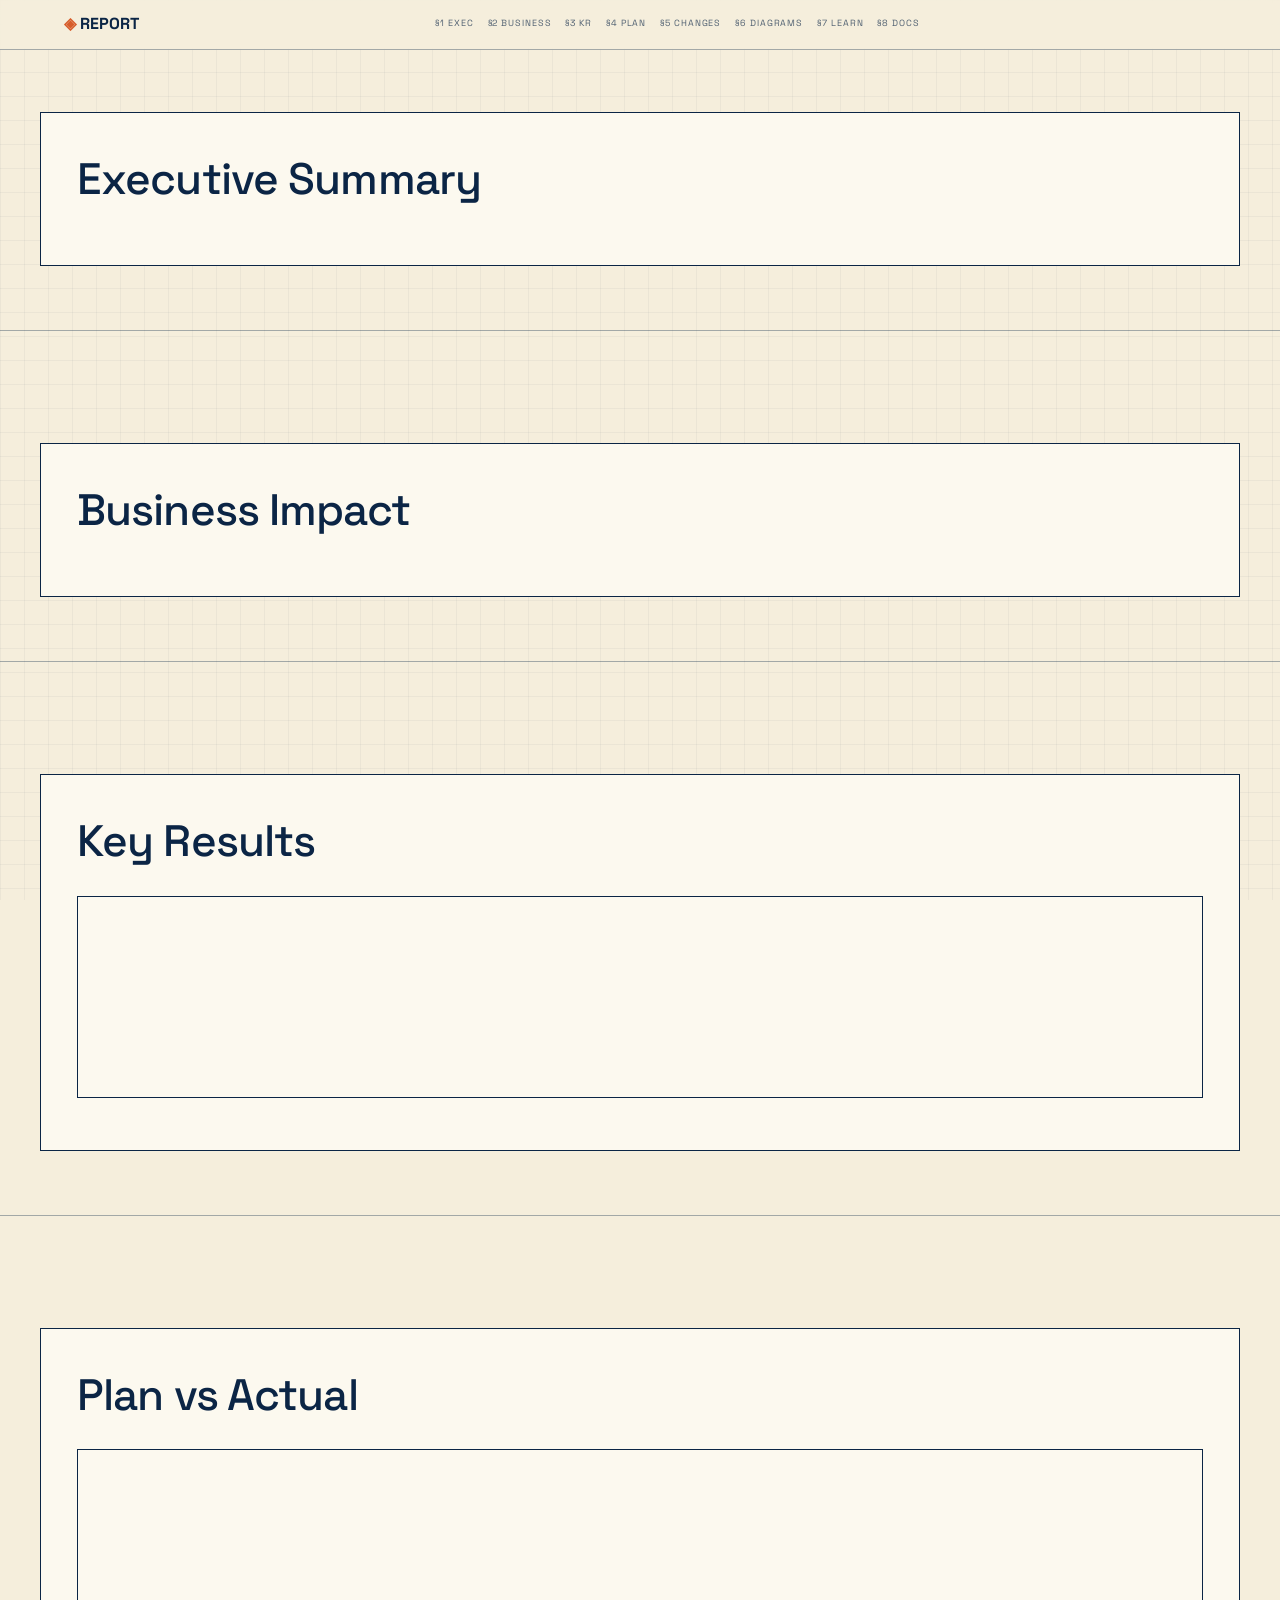
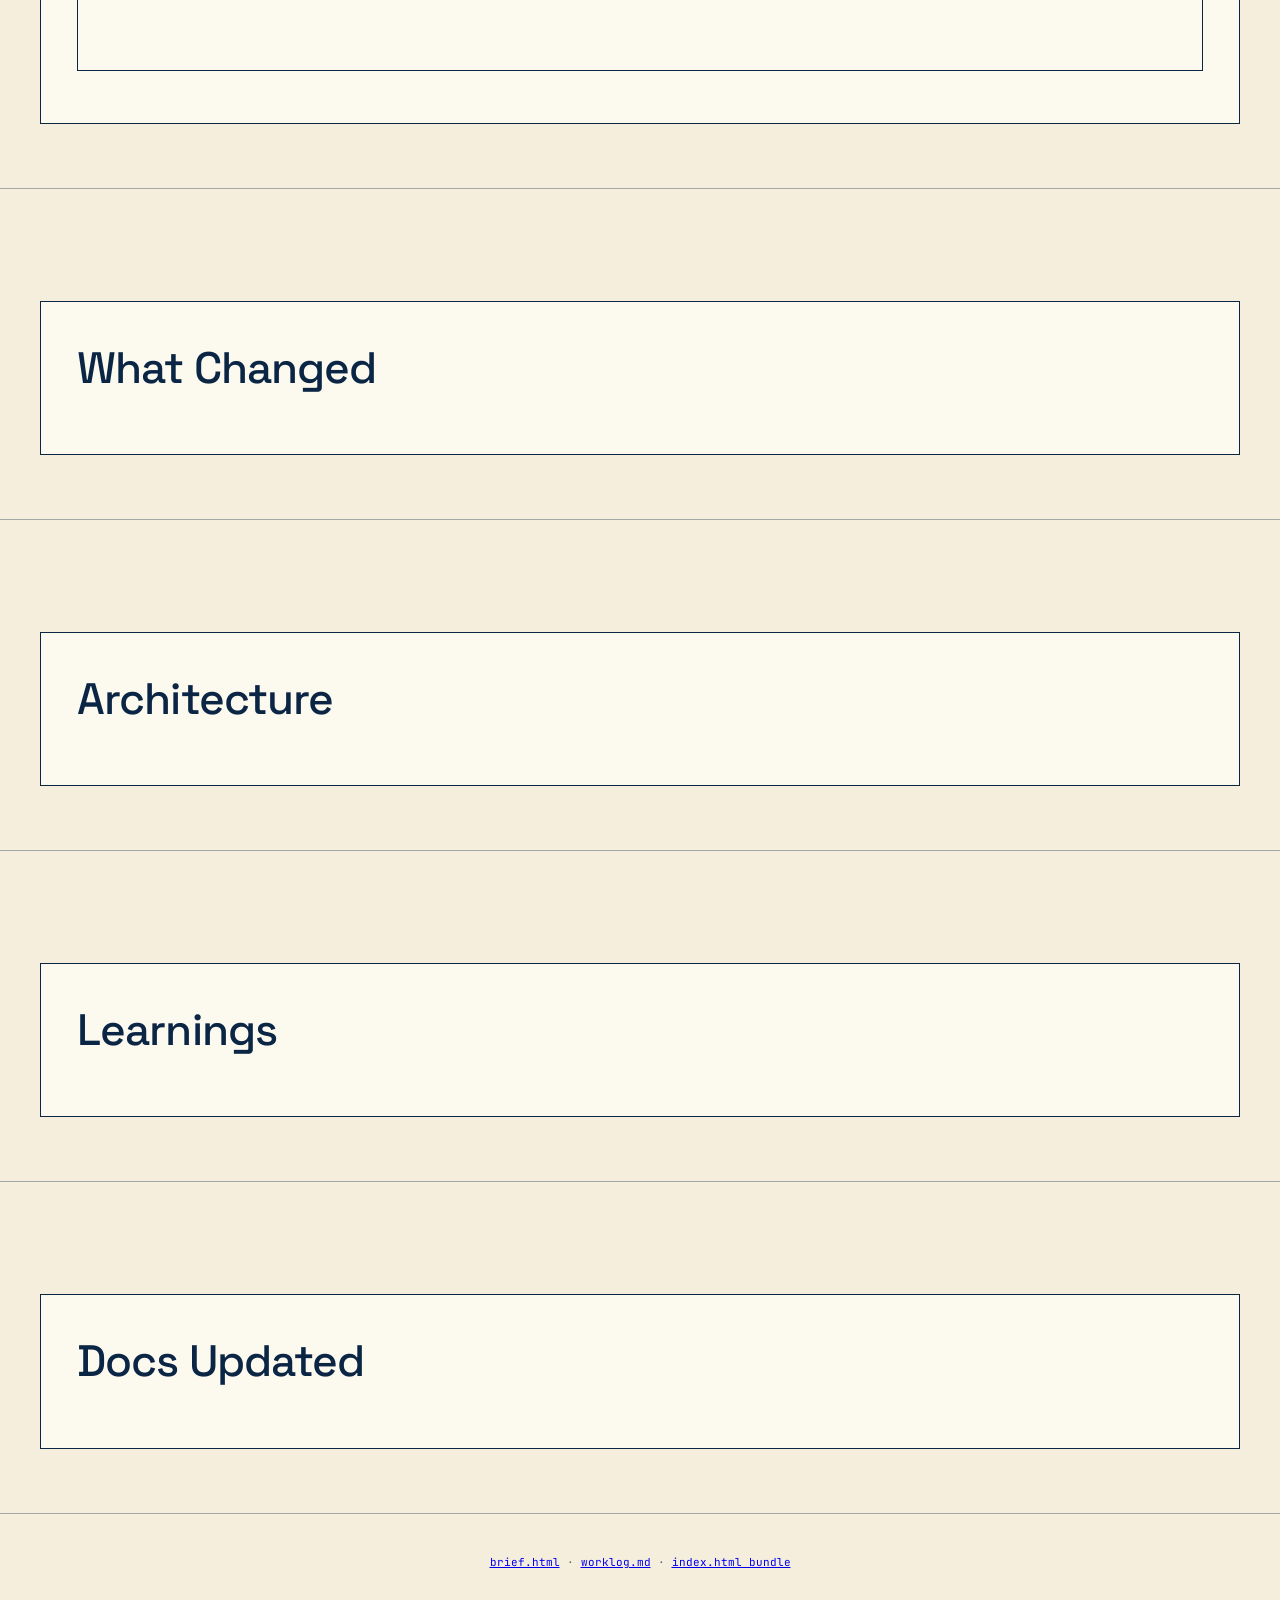
<file: templates/report.html>
<!DOCTYPE html>
<html lang="en">
<head>
<meta charset="UTF-8">
<meta name="viewport" content="width=device-width, initial-scale=1.0">
<title>Report — <!-- SLOT:title --></title>
<link href="https://fonts.googleapis.com/css2?family=Space+Grotesk:wght@400;500;600;700&family=Newsreader:ital,wght@0,400;0,500;1,400&family=JetBrains+Mono:wght@400;500&display=swap" rel="stylesheet">
<style>
/* doc-flow v0.3 — paste into <style> in brief.html, report.html, bundle.html */
:root {
  --paper: #F5EEDC; --paper-warm: #EDE3C9; --paper-white: #FCF9EF;
  --ink: #0B2545; --ink-2: #1A3A5C; --ink-soft: rgba(11,37,69,0.65);
  --ink-faint: rgba(11,37,69,0.35); --ink-trace: rgba(11,37,69,0.12);
  --orange: #D75C2A; --orange-soft: rgba(215,92,42,0.16); --orange-deep: #A8421A;
  --green: #2A7553; --green-soft: rgba(42,117,83,0.16);
  --grid-minor: rgba(11,37,69,0.075);
}
* { box-sizing: border-box; }
html { scroll-behavior: smooth; }
body { margin: 0; background: var(--paper); color: var(--ink);
  font-family: 'Newsreader', Georgia, serif; font-size: 17px; line-height: 1.55; }
.mono { font-family: 'JetBrains Mono', monospace; }
body::before {
  content: ''; position: fixed; inset: 0;
  background-image: linear-gradient(var(--grid-minor) 1px, transparent 1px),
    linear-gradient(90deg, var(--grid-minor) 1px, transparent 1px);
  background-size: 24px 24px; pointer-events: none; z-index: 0; opacity: 0.55;
}
main, header, footer { position: relative; z-index: 1; }
.top-nav {
  position: fixed; top: 0; left: 0; right: 0; z-index: 100;
  backdrop-filter: blur(10px); background: rgba(245,238,220,0.88);
  border-bottom: 1px solid var(--ink-faint);
}
.top-nav-inner {
  max-width: 1200px; margin: 0 auto; padding: 12px 24px;
  display: flex; flex-wrap: wrap; gap: 12px 20px; align-items: center; justify-content: space-between;
}
.brand { font-family: 'Space Grotesk', sans-serif; font-weight: 700; font-size: 16px; }
.brand span { color: var(--orange); }
.nav-links { display: flex; flex-wrap: wrap; gap: 14px; }
.nav-links a {
  font-family: 'Space Grotesk', sans-serif; font-size: 9px; text-transform: uppercase;
  letter-spacing: 0.1em; color: var(--ink); text-decoration: none; opacity: 0.7;
}
.nav-links a:hover { opacity: 1; }
.container { max-width: 1200px; margin: 0 auto; padding: 0 24px; }
.section { padding: 88px 0 64px; border-top: 1px solid var(--ink-faint); }
.hero { padding-top: 88px; border-top: none; }
.hero-title {
  font-family: 'Space Grotesk', sans-serif; font-size: clamp(36px, 7vw, 88px);
  font-weight: 700; line-height: 0.95; letter-spacing: -0.03em; margin: 0 0 12px;
}
.lane-tag {
  font-family: 'JetBrains Mono', monospace; font-size: 11px; letter-spacing: 0.12em;
  text-transform: uppercase; color: var(--ink-soft); margin-bottom: 8px;
}
.doc-card {
  background: var(--paper-white); border: 1px solid var(--ink);
  padding: 32px 36px; margin-top: 24px;
}
.doc-card h2 {
  font-family: 'Space Grotesk', sans-serif; font-size: clamp(28px, 4vw, 44px);
  font-weight: 500; margin: 0 0 20px; letter-spacing: -0.02em;
}
.doc-card h3 {
  font-family: 'Space Grotesk', sans-serif; font-size: 20px; font-weight: 500;
  margin: 32px 0 12px; padding-top: 8px; border-top: 1px solid var(--ink-trace);
}
.doc-card h3:first-of-type { border-top: none; margin-top: 0; }
.meta-table { width: auto; border-collapse: collapse; margin-bottom: 20px; font-size: 15px; }
.meta-table td { padding: 4px 16px 4px 0; vertical-align: top; }
.meta-table td:first-child {
  font-family: 'Space Grotesk', sans-serif; font-size: 11px; text-transform: uppercase;
  letter-spacing: 0.08em; color: var(--ink-soft); white-space: nowrap;
}
blockquote.doc-note {
  margin: 16px 0; padding: 14px 18px; border-left: 3px solid var(--ink-faint);
  background: var(--paper-warm); font-style: italic; font-size: 15px; color: var(--ink-2);
}
ul.doc-list { margin: 8px 0 16px; padding-left: 1.25em; }
.data-table { width: 100%; border-collapse: collapse; font-size: 14px; margin: 12px 0 20px; }
.data-table th, .data-table td { padding: 10px 12px; border: 1px solid var(--ink-trace); text-align: left; vertical-align: top; }
.data-table th {
  font-family: 'Space Grotesk', sans-serif; font-size: 9px; text-transform: uppercase;
  letter-spacing: 0.08em; background: var(--paper-warm);
}
.canvas-frame { background: var(--paper-white); border: 1px solid var(--ink); margin: 20px 0; }
.viz-toolbar { display: flex; flex-wrap: wrap; gap: 10px; align-items: center; margin: 12px 0; }
.btn {
  font-family: 'Space Grotesk', sans-serif; font-size: 10px; text-transform: uppercase;
  letter-spacing: 0.1em; padding: 8px 14px; border: 1px solid var(--ink); background: transparent; cursor: pointer;
}
.btn:hover { background: var(--ink); color: var(--paper); }
.btn.orange { border-color: var(--orange); color: var(--orange); }
.btn.orange:hover { background: var(--orange); color: var(--paper-white); }
#kr-canvas { width: 100%; height: 200px; display: block; }
.hint-bar { font-family: 'JetBrains Mono', monospace; font-size: 11px; color: var(--ink-soft); margin-top: 8px; }
footer {
  padding: 40px 24px 64px; text-align: center; font-family: 'JetBrains Mono', monospace;
  font-size: 11px; color: var(--ink-soft); border-top: 1px solid var(--ink-faint);
}
/* bundle.html also needs: #timeline-canvas, .format-compare, .flow-edge, .grep-out — see templates/bundle.html extra <style> */
#timeline-canvas { width: 100%; height: 220px; display: block; }
.lane-tag.report { color: var(--green); }
</style>
</head>
<body>
<header class="top-nav">
  <div class="top-nav-inner">
    <div class="brand"><span>◈</span> REPORT</div>
    <nav class="nav-links">
      <a href="#exec">§1 Exec</a>
      <a href="#business">§2 Business</a>
      <a href="#scoreboard">§3 KR</a>
      <a href="#plan-actual">§4 Plan</a>
      <a href="#changes">§5 Changes</a>
      <a href="#diagrams">§6 Diagrams</a>
      <a href="#learnings">§7 Learn</a>
      <a href="#docs-updated">§8 Docs</a>
    </nav>
    <span class="mono" style="font-size:11px;"><!-- SLOT:status --></span>
  </div>
</header>
<main>
  <section id="exec" class="section hero"><div class="container doc-card"><h2>Executive Summary</h2><!-- SLOT:exec --></div></section>
  <section id="business" class="section"><div class="container doc-card"><h2>Business Impact</h2><!-- SLOT:business --></div></section>
  <section id="scoreboard" class="section"><div class="container doc-card"><h2>Key Results</h2><div class="canvas-frame"><canvas id="kr-canvas"></canvas></div><!-- SLOT:scoreboard-table --></div></section>
  <section id="plan-actual" class="section"><div class="container doc-card"><h2>Plan vs Actual</h2><div class="canvas-frame"><canvas id="timeline-canvas"></canvas></div><!-- SLOT:plan-actual-table --></div></section>
  <section id="changes" class="section"><div class="container doc-card"><h2>What Changed</h2><!-- SLOT:changes --></div></section>
  <section id="diagrams" class="section"><div class="container doc-card"><h2>Architecture</h2><!-- SLOT:diagrams --></div></section>
  <section id="learnings" class="section"><div class="container doc-card"><h2>Learnings</h2><!-- SLOT:learnings --></div></section>
  <section id="docs-updated" class="section"><div class="container doc-card"><h2>Docs Updated</h2><!-- SLOT:docs-updated --></div></section>
</main>
<footer><a href="./brief.html">brief.html</a> · <a href="./worklog.md">worklog.md</a> · <a href="./index.html">index.html bundle</a></footer>
<script><!-- SLOT:report-interactive — KR bars + timeline from worklog --></script>
</body>
</html>
</file>
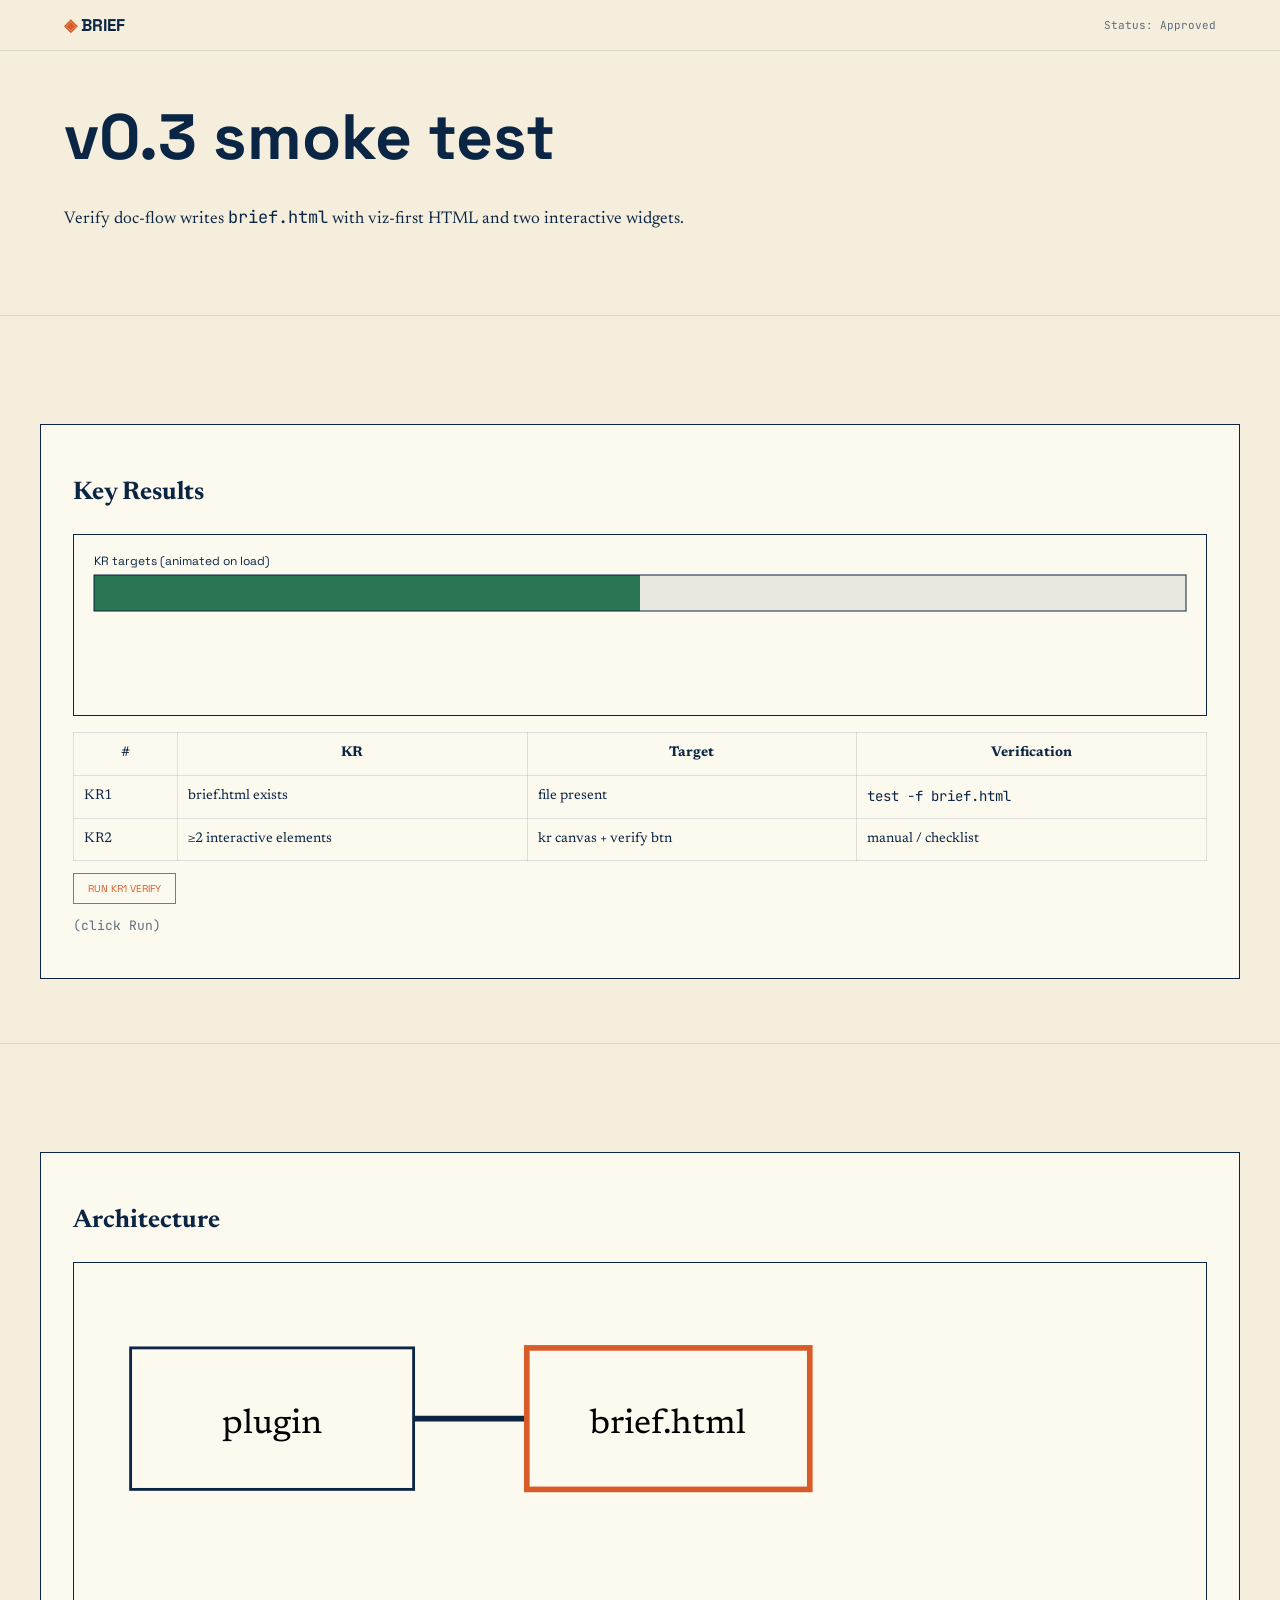
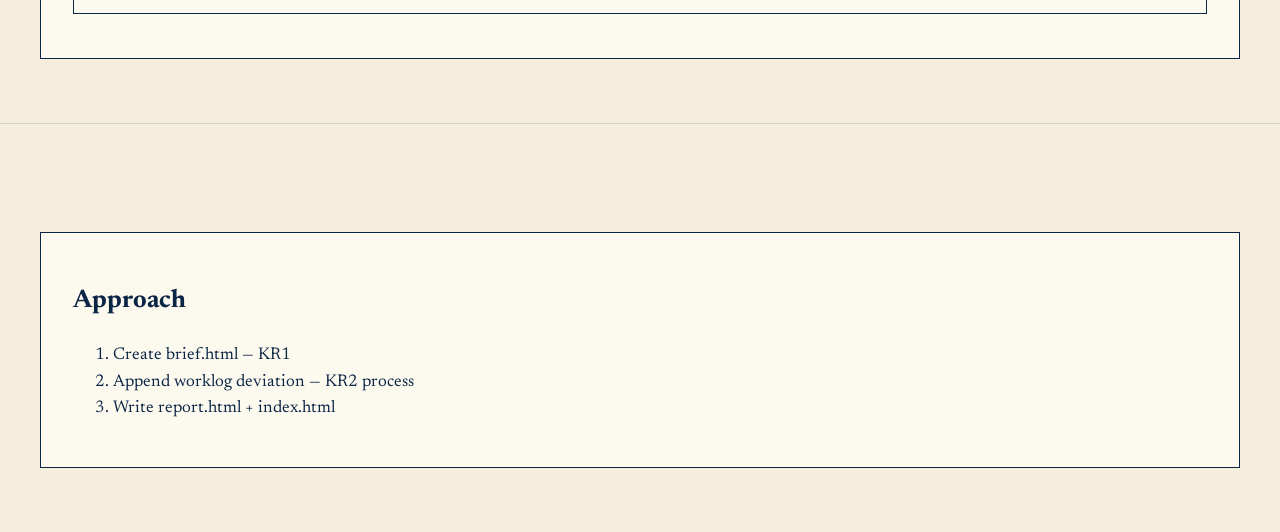
<file: docs/work/2026-07-04-v03-smoke-test/brief.html>
<!DOCTYPE html>
<html lang="en">
<head>
<meta charset="UTF-8">
<meta name="viewport" content="width=device-width, initial-scale=1.0">
<title>Brief — v0.3 smoke test</title>
<link href="https://fonts.googleapis.com/css2?family=Space+Grotesk:wght@400;500;600;700&family=Newsreader&family=JetBrains+Mono&display=swap" rel="stylesheet">
<style>
:root{--paper:#F5EEDC;--paper-white:#FCF9EF;--ink:#0B2545;--ink-soft:rgba(11,37,69,.65);--ink-trace:rgba(11,37,69,.12);--orange:#D75C2A;--green:#2A7553;--grid-minor:rgba(11,37,69,.075)}
*{box-sizing:border-box}body{margin:0;background:var(--paper);color:var(--ink);font-family:Newsreader,serif;font-size:17px;line-height:1.55}
.mono{font-family:'JetBrains Mono',monospace}.top-nav{position:fixed;top:0;left:0;right:0;z-index:100;background:rgba(245,238,220,.9);border-bottom:1px solid var(--ink-trace)}
.top-nav-inner{max-width:1200px;margin:0 auto;padding:12px 24px;display:flex;gap:16px;align-items:center;justify-content:space-between}
.brand{font-family:'Space Grotesk',sans-serif;font-weight:700}.brand span{color:var(--orange)}
.container{max-width:1200px;margin:0 auto;padding:0 24px}.section{padding:88px 0 64px;border-top:1px solid var(--ink-trace)}.hero{padding-top:88px;border-top:none}
.hero-title{font-family:'Space Grotesk',sans-serif;font-size:clamp(32px,6vw,64px);font-weight:700;margin:0}
.doc-card{background:var(--paper-white);border:1px solid var(--ink);padding:28px 32px;margin-top:20px}
.data-table{width:100%;border-collapse:collapse;font-size:14px;margin:12px 0}.data-table th,.data-table td{padding:10px;border:1px solid var(--ink-trace)}
.btn{font-family:'Space Grotesk',sans-serif;font-size:10px;text-transform:uppercase;padding:8px 14px;border:1px solid var(--ink);background:transparent;cursor:pointer;margin-right:8px}
.btn.orange{border-color:var(--orange);color:var(--orange)}.canvas-frame{border:1px solid var(--ink);background:var(--paper-white);margin:16px 0}
#kr-canvas{width:100%;height:180px;display:block}.flow-edge{fill:none;stroke:var(--ink);stroke-width:2}.node-box{cursor:pointer}
</style>
</head>
<body>
<header class="top-nav"><div class="top-nav-inner"><div class="brand"><span>◈</span> BRIEF</div><span class="mono" style="font-size:11px;color:var(--ink-soft)">Status: Approved</span></div></header>
<main>
<section id="overview" class="section hero"><div class="container"><h1 class="hero-title">v0.3 smoke test</h1>
<p>Verify doc-flow writes <span class="mono">brief.html</span> with viz-first HTML and two interactive widgets.</p></div></section>
<section id="key-results" class="section"><div class="container doc-card"><h2>Key Results</h2>
<div class="canvas-frame"><canvas id="kr-canvas"></canvas></div>
<table class="data-table"><thead><tr><th>#</th><th>KR</th><th>Target</th><th>Verification</th></tr></thead>
<tbody><tr><td>KR1</td><td>brief.html exists</td><td>file present</td><td class="mono">test -f brief.html</td></tr>
<tr><td>KR2</td><td>≥2 interactive elements</td><td>kr canvas + verify btn</td><td>manual / checklist</td></tr></tbody></table>
<button type="button" class="btn orange" id="btn-verify-kr1">Run KR1 verify</button>
<p class="mono" id="verify-out" style="margin-top:12px;font-size:13px;color:var(--ink-soft)">(click Run)</p></div></section>
<section id="architecture" class="section"><div class="container doc-card"><h2>Architecture</h2>
<div class="canvas-frame"><svg viewBox="0 0 400 120" style="width:100%"><rect x="20" y="30" width="100" height="50" fill="#FCF9EF" stroke="#0B2545"/><text x="70" y="60" text-anchor="middle" font-size="12">plugin</text>
<line x1="120" y1="55" x2="160" y2="55" stroke="#0B2545" stroke-width="2"/><rect x="160" y="30" width="100" height="50" fill="#FCF9EF" stroke="#D75C2A" stroke-width="2"/><text x="210" y="60" text-anchor="middle" font-size="12">brief.html</text></svg></div></div></section>
<section id="approach" class="section"><div class="container doc-card"><h2>Approach</h2><ol><li>Create brief.html — KR1</li><li>Append worklog deviation — KR2 process</li><li>Write report.html + index.html</li></ol></div></section>
</main>
<script>
(function(){
  const c=document.getElementById('kr-canvas'),x=c.getContext('2d');
  function draw(){const r=c.getBoundingClientRect(),d=devicePixelRatio||1;c.width=r.width*d;c.height=180*d;x.setTransform(d,0,0,d,0,0);
  x.fillStyle='rgba(11,37,69,.08)';x.fillRect(20,40,r.width-40,36);x.fillStyle='#2A7553';x.fillRect(20,40,(r.width-40)*0.5,36);
  x.strokeStyle='#0B2545';x.strokeRect(20,40,r.width-40,36);x.fillStyle='#0B2545';x.font='12px Space Grotesk';x.fillText('KR targets (animated on load)',20,30);}
  draw();window.addEventListener('resize',draw);
  document.getElementById('btn-verify-kr1').onclick=function(){document.getElementById('verify-out').textContent='test -f brief.html → exit 0 (simulated) — KR1 ✅';}
})();
</script>
</body>
</html>
</file>
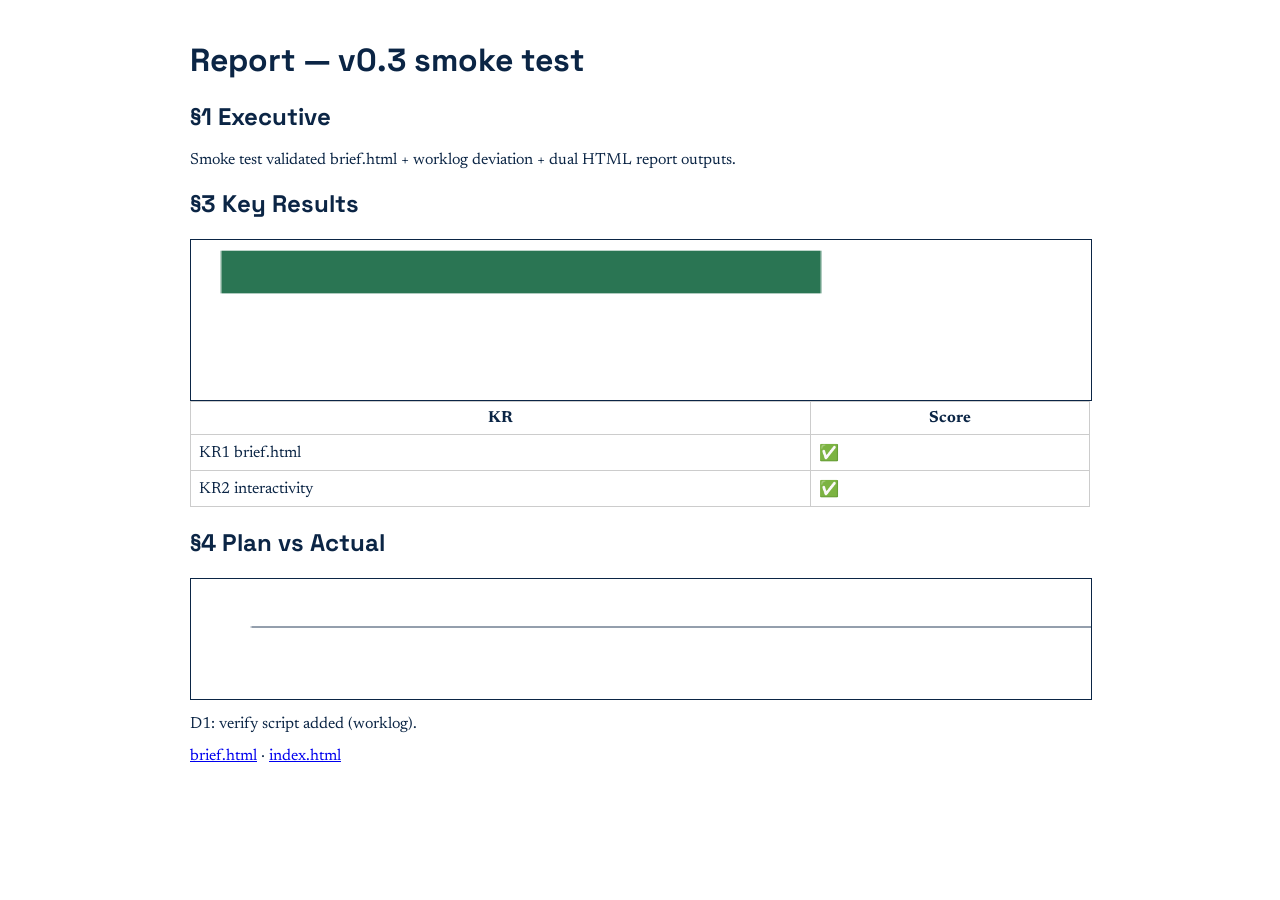
<file: docs/work/2026-07-04-v03-smoke-test/report.html>
<!DOCTYPE html>
<html lang="en">
<head><meta charset="UTF-8"><title>Report — v0.3 smoke test</title>
<link href="https://fonts.googleapis.com/css2?family=Space+Grotesk&family=Newsreader&display=swap" rel="stylesheet">
<style>body{font-family:Newsreader,serif;max-width:900px;margin:40px auto;padding:0 24px;color:#0B2545}
h1,h2{font-family:'Space Grotesk',sans-serif}table{border-collapse:collapse;width:100%}td,th{border:1px solid #ccc;padding:8px}
#kr-canvas{width:100%;height:160px;border:1px solid #0B2545;display:block}#timeline-canvas{width:100%;height:120px;border:1px solid #0B2545;display:block}
</style></head>
<body>
<h1>Report — v0.3 smoke test</h1>
<h2>§1 Executive</h2><p>Smoke test validated brief.html + worklog deviation + dual HTML report outputs.</p>
<h2>§3 Key Results</h2><canvas id="kr-canvas"></canvas>
<table><tr><th>KR</th><th>Score</th></tr><tr><td>KR1 brief.html</td><td>✅</td></tr><tr><td>KR2 interactivity</td><td>✅</td></tr></table>
<h2>§4 Plan vs Actual</h2><canvas id="timeline-canvas"></canvas>
<p>D1: verify script added (worklog).</p>
<p><a href="./brief.html">brief.html</a> · <a href="./index.html">index.html</a></p>
<script>
(function(){const a=document.getElementById('kr-canvas').getContext('2d');a.fillStyle='#2A7553';a.fillRect(10,10,200,40);
const b=document.getElementById('timeline-canvas').getContext('2d');b.strokeStyle='#0B2545';b.beginPath();b.moveTo(20,60);b.lineTo(380,60);b.stroke();})();
</script>
</body></html>
</file>
